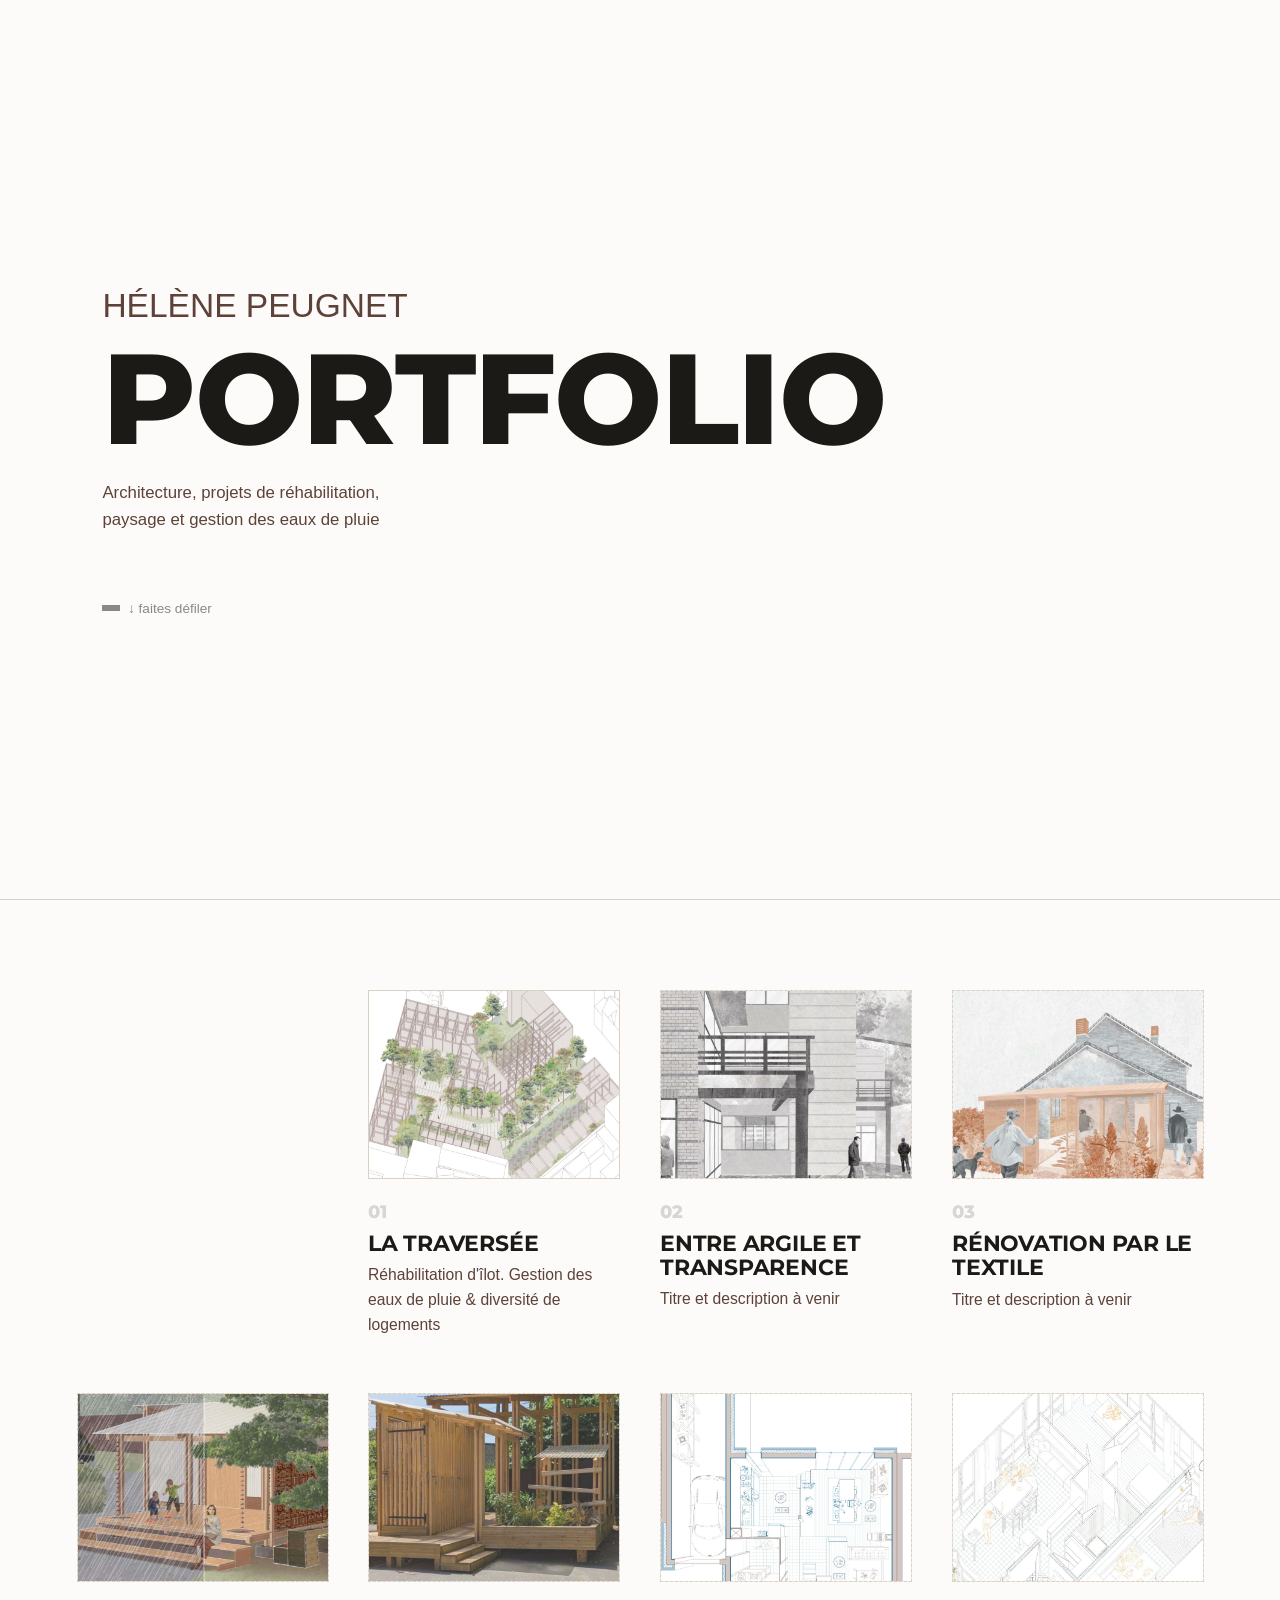
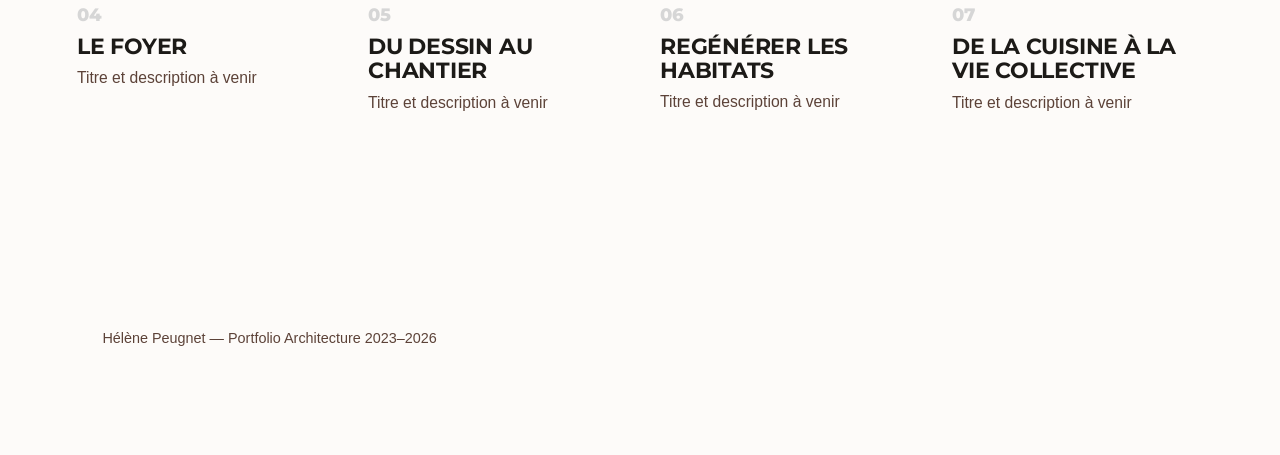
<file: docs/index.html>
<!DOCTYPE html>
<html lang="fr">
<head>
<meta charset="UTF-8">
<meta name="viewport" content="width=device-width, initial-scale=1.0">
<title>Portfolio - Hélène Peugnet</title>
<link rel="stylesheet" href="style.css">
</head>
<body>

  <!-- En-tête d'accueil -->
  <header class="intro">
    <p class="intro__eyebrow">Hélène Peugnet</p>
    <h1 class="intro__title">Portfolio</h1>
    <p class="intro__meta">Architecture, projets de réhabilitation, paysage et gestion des eaux de pluie</p>
    <div class="intro__scroll"> ↓ faites défiler</div>
  </header>

  <main>
    <section class="projects" id="projects">

      <div class="card-spacer" aria-hidden="true"></div>

      <a class="card reveal reveal--left" href="projet-01.html">
        <figure class="card__media">
          <img src="assets/p01-axo.avif" alt="Vue axonométrique du projet La Traversée">
        </figure>
        <div class="card__body">
          <span class="card__number">01</span>
          <h2 class="card__title">La Traversée</h2>
          <p class="card__desc">Réhabilitation d'îlot. Gestion des eaux de pluie &amp; diversité de logements</p>
        </div>
      </a>

      <a class="card reveal reveal--right" href="projet-02.html">
        <figure class="card__media card__media--placeholder">
          <img src="assets/p02-axo.avif" alt="Entre argile et transparence">
        </figure>
        <div class="card__body">
          <span class="card__number">02</span>
          <h2 class="card__title">Entre argile et transparence</h2>
          <p class="card__desc">Titre et description à venir</p>
        </div>
      </a>

      <a class="card reveal reveal--left" href="projet-03.html">
        <figure class="card__media card__media--placeholder">
          <img src="assets/p03-axo.avif" alt="Rénovation par le textile">
        </figure>
        <div class="card__body">
          <span class="card__number">03</span>
          <h2 class="card__title">Rénovation par le textile</h2>
          <p class="card__desc">Titre et description à venir</p>
        </div>
      </a>

      <a class="card reveal reveal--right" href="projet-04.html">
        <figure class="card__media card__media--placeholder">
          <img src="assets/p04-axo.avif" alt="Le foyer">
        </figure>
        <div class="card__body">
          <span class="card__number">04</span>
          <h2 class="card__title">Le foyer</h2>
          <p class="card__desc">Titre et description à venir</p>
        </div>
      </a>

      <a class="card reveal reveal--left" href="projet-05.html">
        <figure class="card__media card__media--placeholder">
          <img src="assets/p05-axo.avif" alt="Du dessin au chantier">
        </figure>
        <div class="card__body">
          <span class="card__number">05</span>
          <h2 class="card__title">Du dessin au chantier</h2>
          <p class="card__desc">Titre et description à venir</p>
        </div>
      </a>

      <a class="card reveal reveal--right" href="projet-06.html">
        <figure class="card__media card__media--placeholder">
          <img src="assets/p06-axo.avif" alt="Regénérer les habitats">
        </figure>
        <div class="card__body">
          <span class="card__number">06</span>
          <h2 class="card__title">Regénérer les habitats</h2>
          <p class="card__desc">Titre et description à venir</p>
        </div>
      </a>

      <a class="card reveal reveal--left" href="projet-07.html">
        <figure class="card__media card__media--placeholder">
          <img src="assets/p07-axo.avif" alt="De la cuisine à la vie collective">
        </figure>
        <div class="card__body">
          <span class="card__number">07</span>
          <h2 class="card__title">De la cuisine à la vie collective</h2>
          <p class="card__desc">Titre et description à venir</p>
        </div>
      </a>

    </section>
  </main>

  <footer class="outro">
    <p>Hélène Peugnet — Portfolio Architecture 2023–2026</p>
  </footer>

  <script src="script.js"></script>
</body>
</html>
</file>
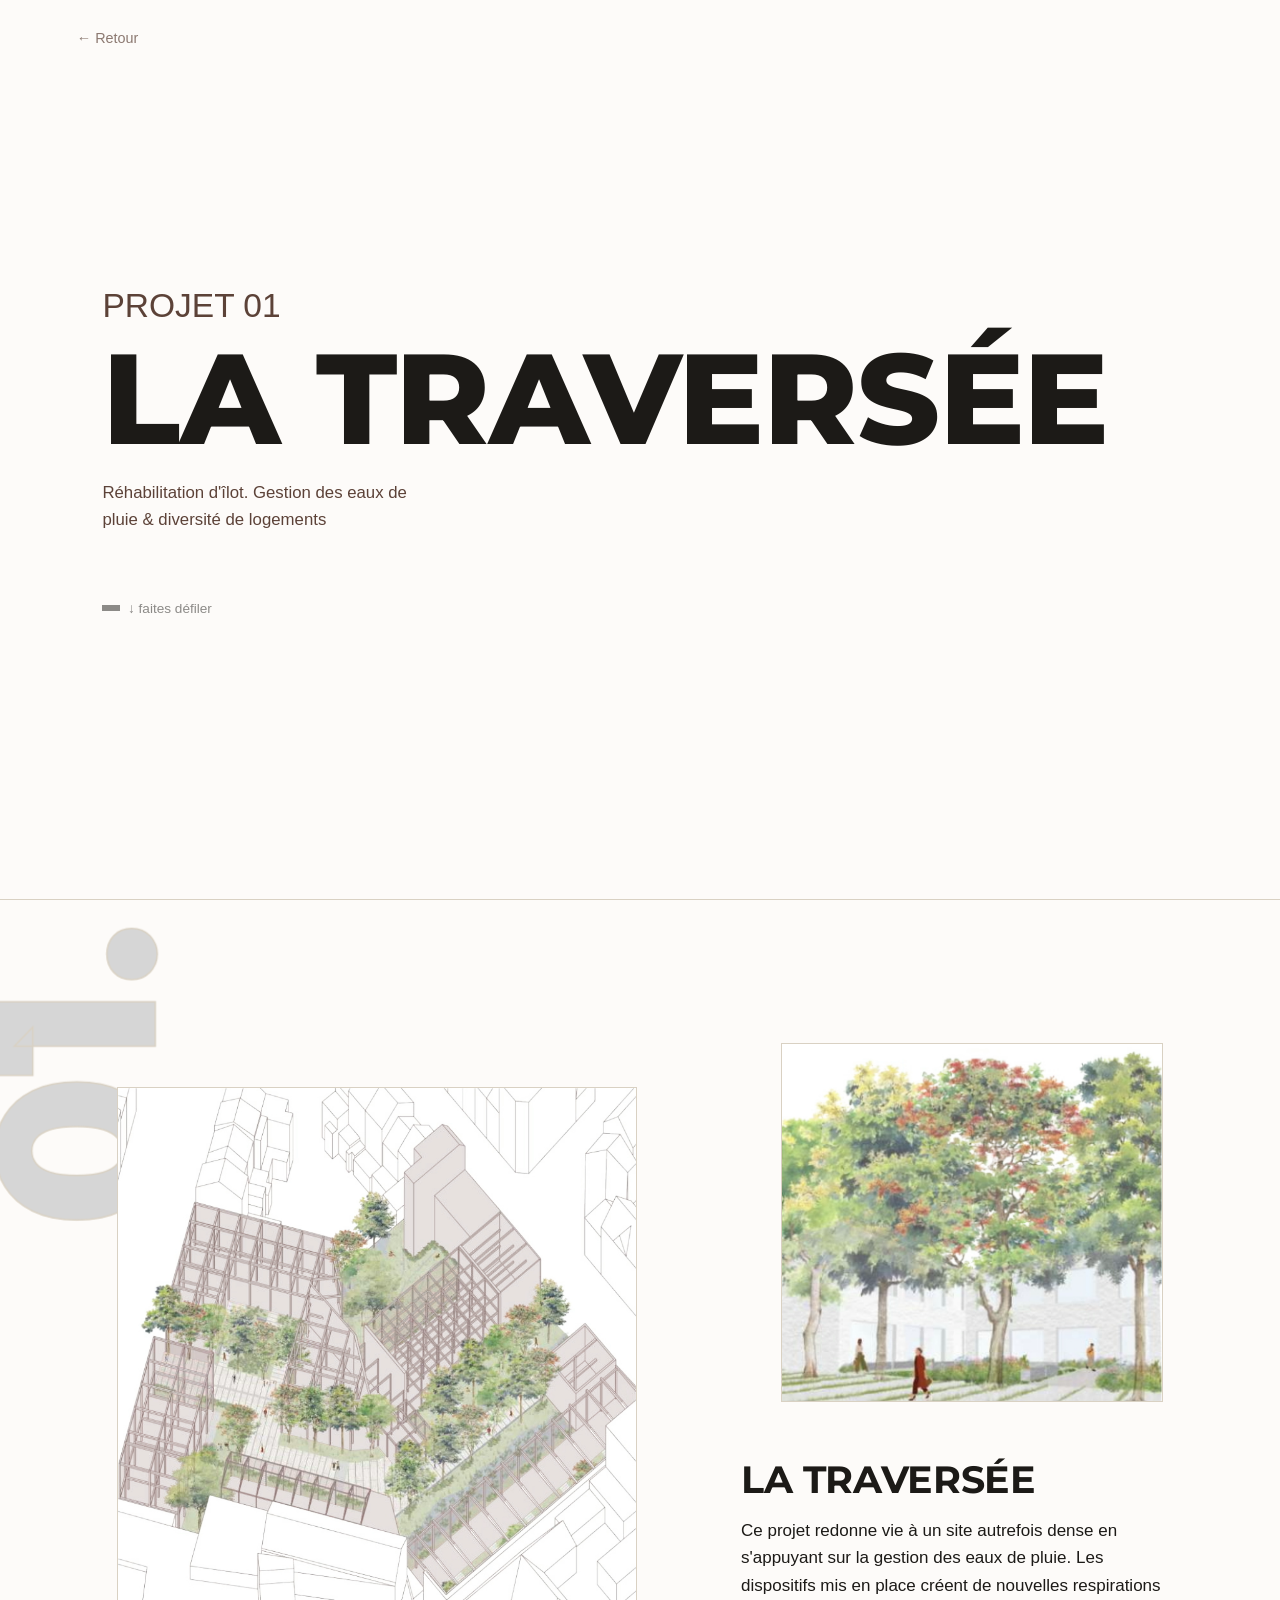
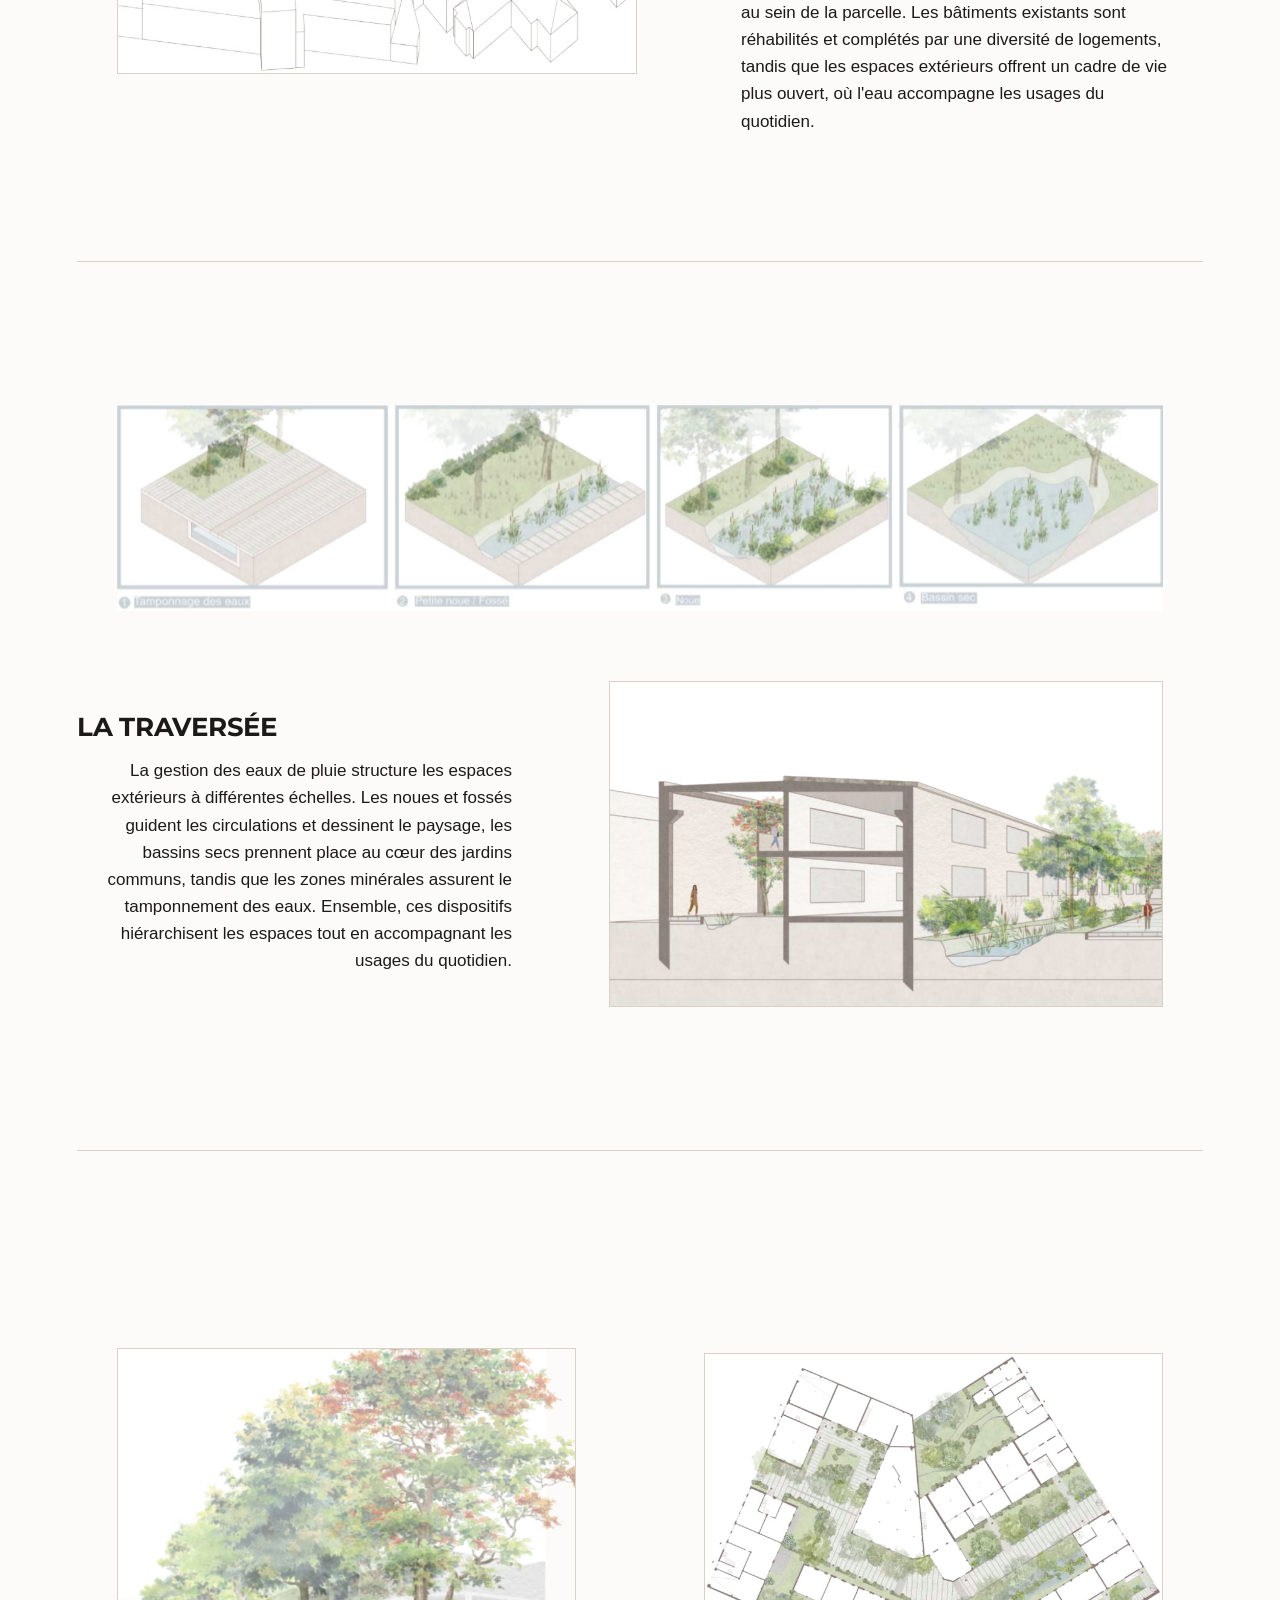
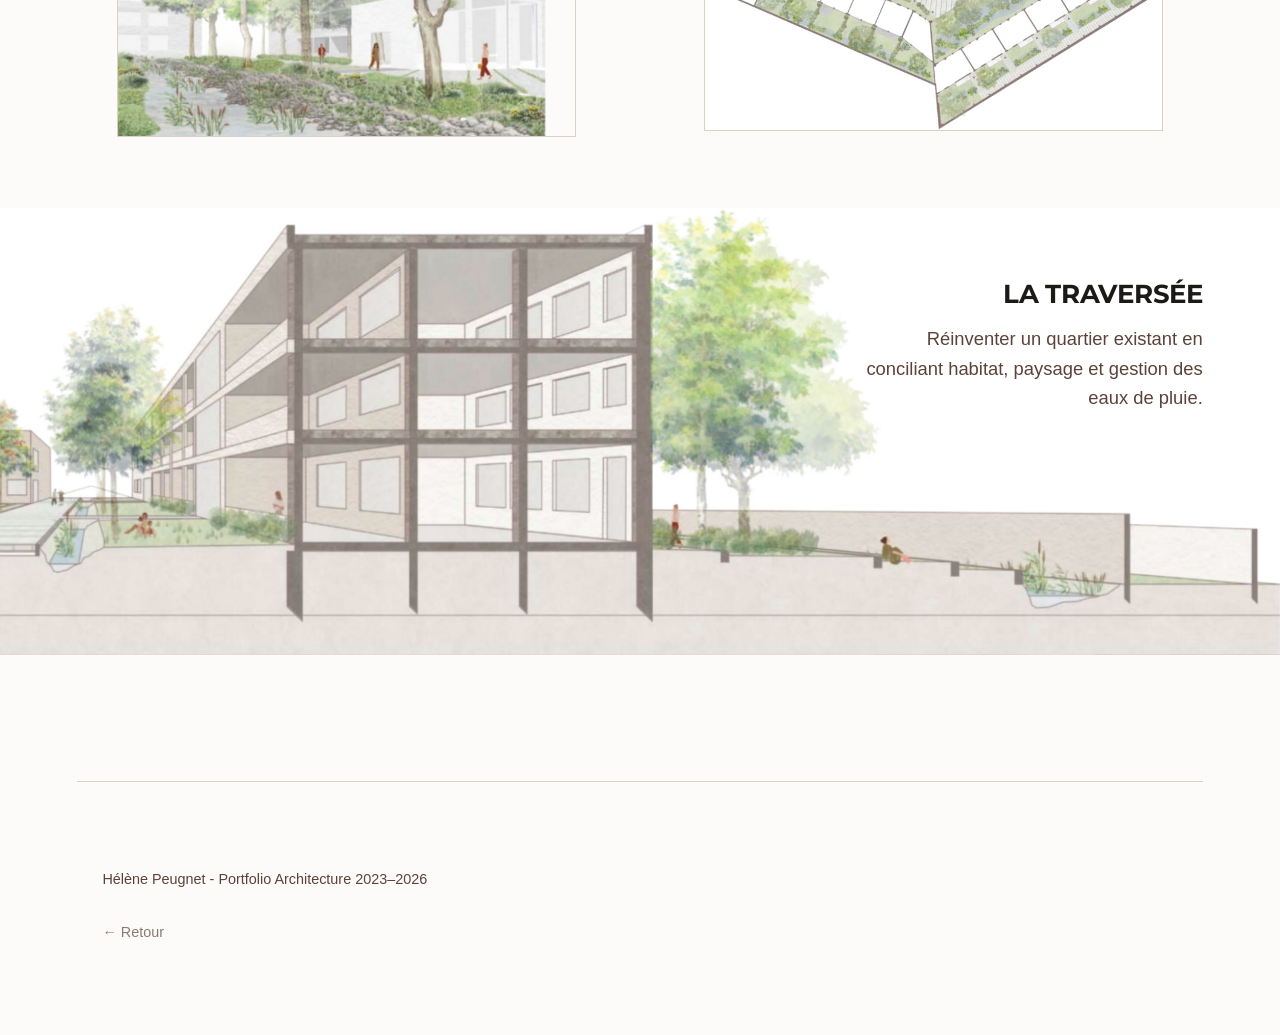
<file: docs/projet-01.html>
<!DOCTYPE html>
<html lang="fr">
<head>
<meta charset="UTF-8">
<meta name="viewport" content="width=device-width, initial-scale=1.0">
<title>La Traversée - Portfolio Hélène Peugnet</title>
<link rel="stylesheet" href="style.css">
</head>
<body>

  <a class="back-link" href="index.html">← Retour</a>

  <!-- En-tête de projet : point de départ de la séquence de scroll -->
  <header class="intro">
    <p class="intro__eyebrow">Projet 01</p>
    <h1 class="intro__title">La Traversée</h1>
    <p class="intro__meta">Réhabilitation d'îlot. Gestion des eaux de pluie &amp; diversité de logements</p>
    <div class="intro__scroll"> ↓ faites défiler</div>
  </header>

  <main>

    <!-- ============ BLOC 1 — d'après la page 5 ============ -->
    <section class="block" id="bloc-1">
      <span class="block__number--corner reveal" aria-hidden="true">01.</span>

      <figure class="block__image block__image--large reveal reveal--left">
        <img src="assets/p01-axo.avif" alt="Vue axonométrique du projet La Traversée, bâtiments réhabilités entourés d'arbres et de coursives en bois">
      </figure>

      <div class="block__side">
        <figure class="block__image block__image--small reveal reveal--right">
          <img src="assets/p01-photo.avif" alt="Perspective d'une allée plantée entre les logements">
        </figure>

        <div class="block__text reveal reveal--right">
          <h2>La Traversée</h2>
          <p>Ce projet redonne vie à un site autrefois dense en s'appuyant sur la gestion des eaux de pluie. Les dispositifs mis en place créent de nouvelles respirations au sein de la parcelle. Les bâtiments existants sont réhabilités et complétés par une diversité de logements, tandis que les espaces extérieurs offrent un cadre de vie plus ouvert, où l'eau accompagne les usages du quotidien.</p>
        </div>
      </div>
    </section>

    <!-- ============ BLOC 2 — d'après la page 6 ============ -->
    <section class="block block--stacked" id="bloc-2">
      <figure class="block__image block__image--strip reveal reveal--left">
        <img src="assets/p01-strip.avif" alt="Quatre dispositifs de gestion des eaux de pluie : tamponnage, petite noue, noue, bassin sec">
      </figure>

      <div class="block__row"  style="grid-template-columns: 0.7fr 1fr;">
        <div class="block__text reveal reveal--left">
          <h2 class="small">La Traversée</h2>
          <p class="align-right">La gestion des eaux de pluie structure les espaces extérieurs à différentes échelles. Les noues et fossés guident les circulations et dessinent le paysage, les bassins secs prennent place au cœur des jardins communs, tandis que les zones minérales assurent le tamponnement des eaux. Ensemble, ces dispositifs hiérarchisent les espaces tout en accompagnant les usages du quotidien.</p>
        </div>

        <figure class="block__image reveal reveal--right">
          <img src="assets/p01-elev.avif" alt="Coupe perspective d'un bâtiment réhabilité avec structure bois et jardin en contrebas">
        </figure>
      </div>
    </section>

    <!-- ============ BLOC 3 — d'après la page 7 ============ -->
    <section class="block block--stacked" id="bloc-3">
      <div class="block__row">
        <figure class="block__image reveal reveal--left">
          <img src="assets/p01-persp.avif" alt="Perspective d'une noue paysagère plantée en bordure du bâtiment">
        </figure>

        <figure class="block__image reveal reveal--right">
          <img src="assets/p01-plan.avif" alt="Plan masse de l'îlot réhabilité montrant la répartition des logements et jardins">
        </figure>
      </div>

      <div class="block__row block__row--end block__row--feature">
        <div class="block__feature-wrap">
          <div class="block__feature-bg reveal reveal--up" role="img" aria-label="Coupe du bâtiment montrant les étages en surplomb de la noue plantée qui borde la rue"></div>
        </div>

        <div class="block__text block__text--tight reveal reveal--right align-right">
          <h2 class="small">La Traversée</h2>
          <p>Réinventer un quartier existant en conciliant habitat, paysage et gestion des eaux de pluie.</p>
        </div>
      </div>
    </section>

  </main>

  <footer class="outro">
    <p>Hélène Peugnet - Portfolio Architecture 2023–2026</p>
    <a class="back-link" href="index.html#projects">← Retour</a>
  </footer>

  <script src="script.js"></script>
</body>
</html>
</file>
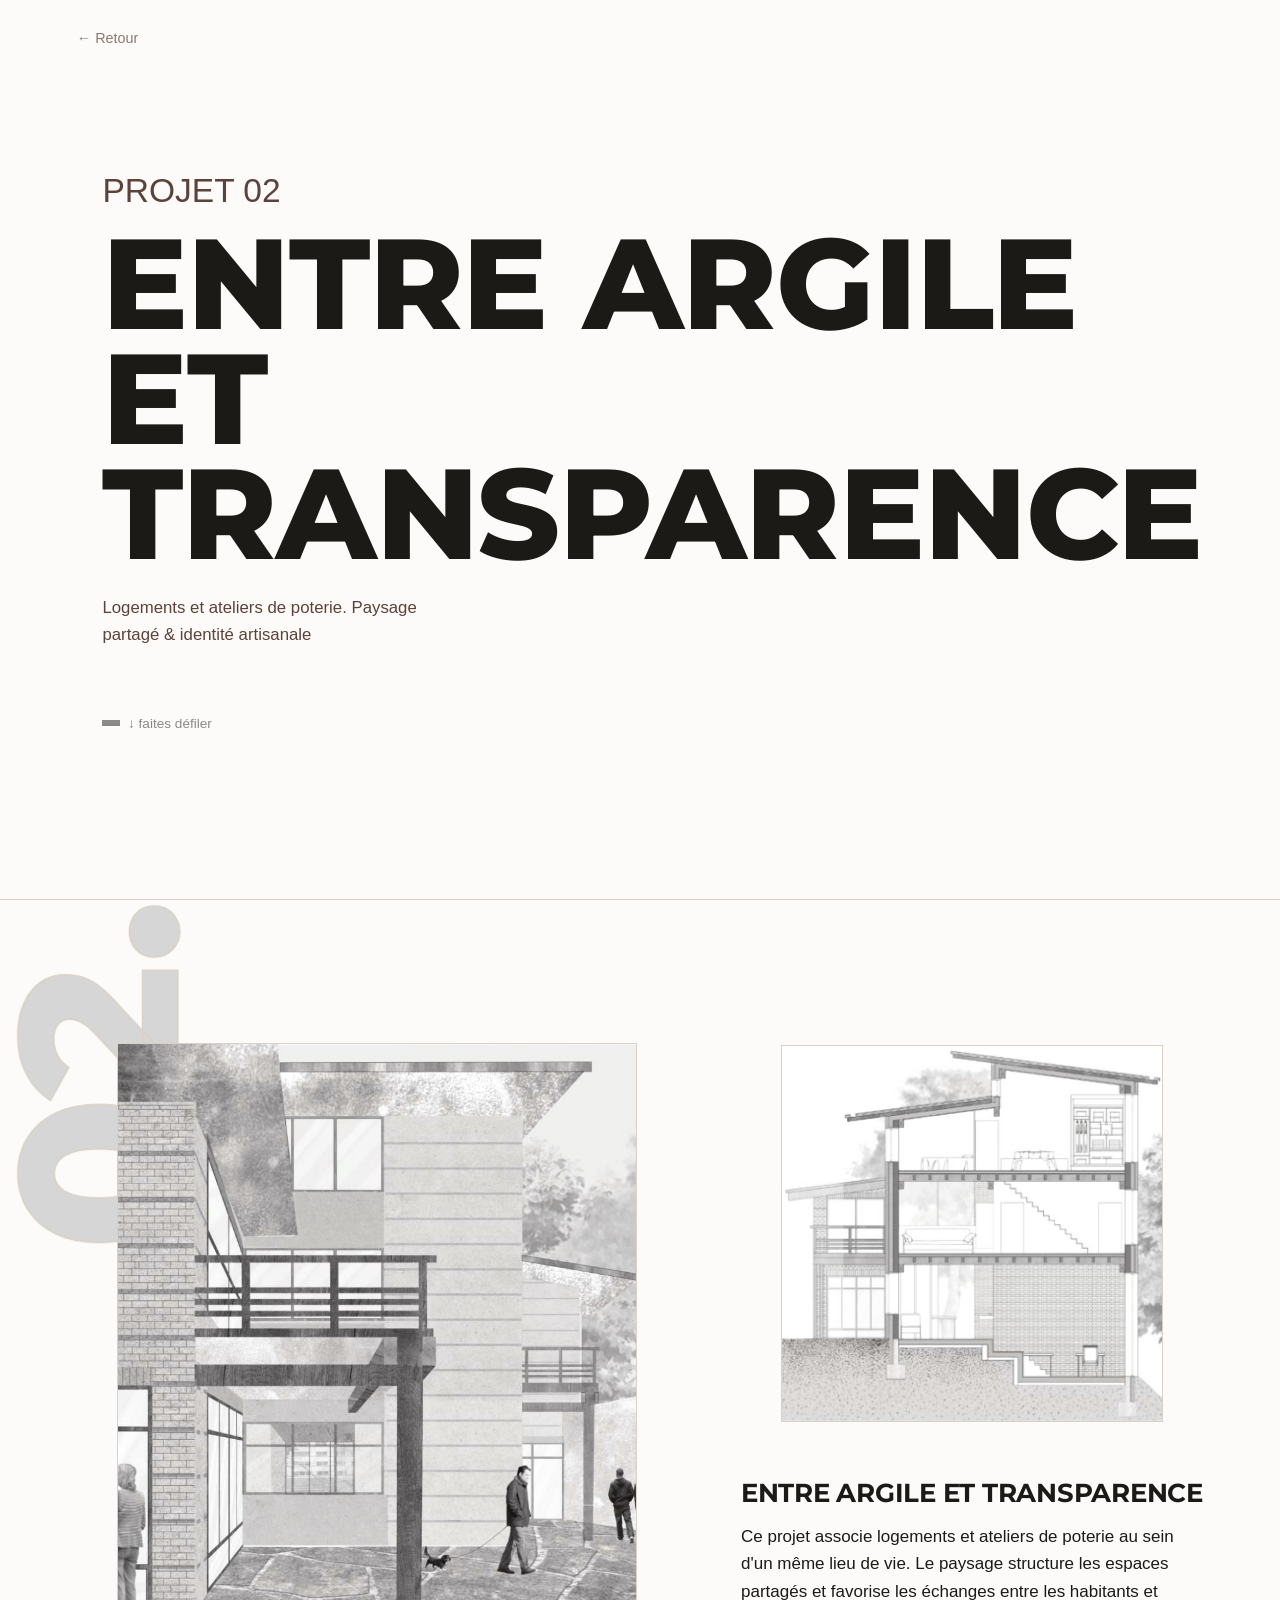
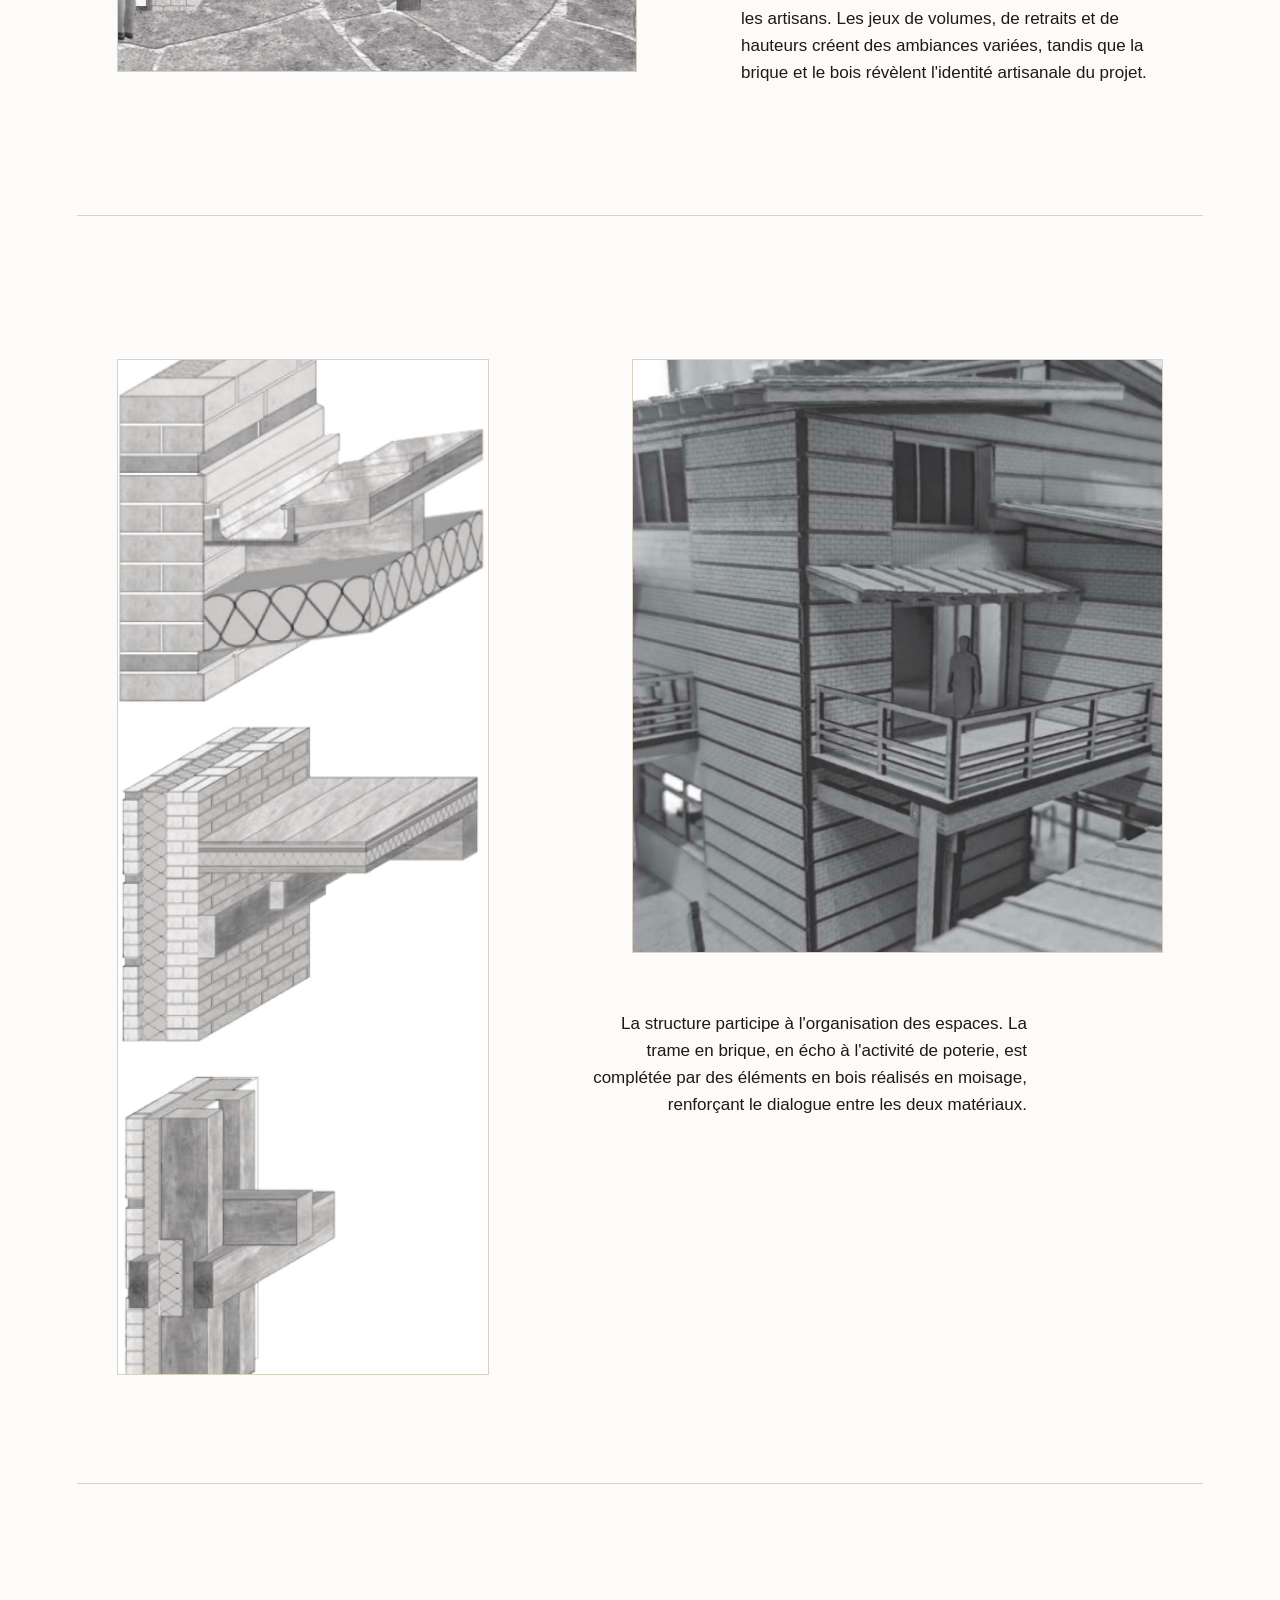
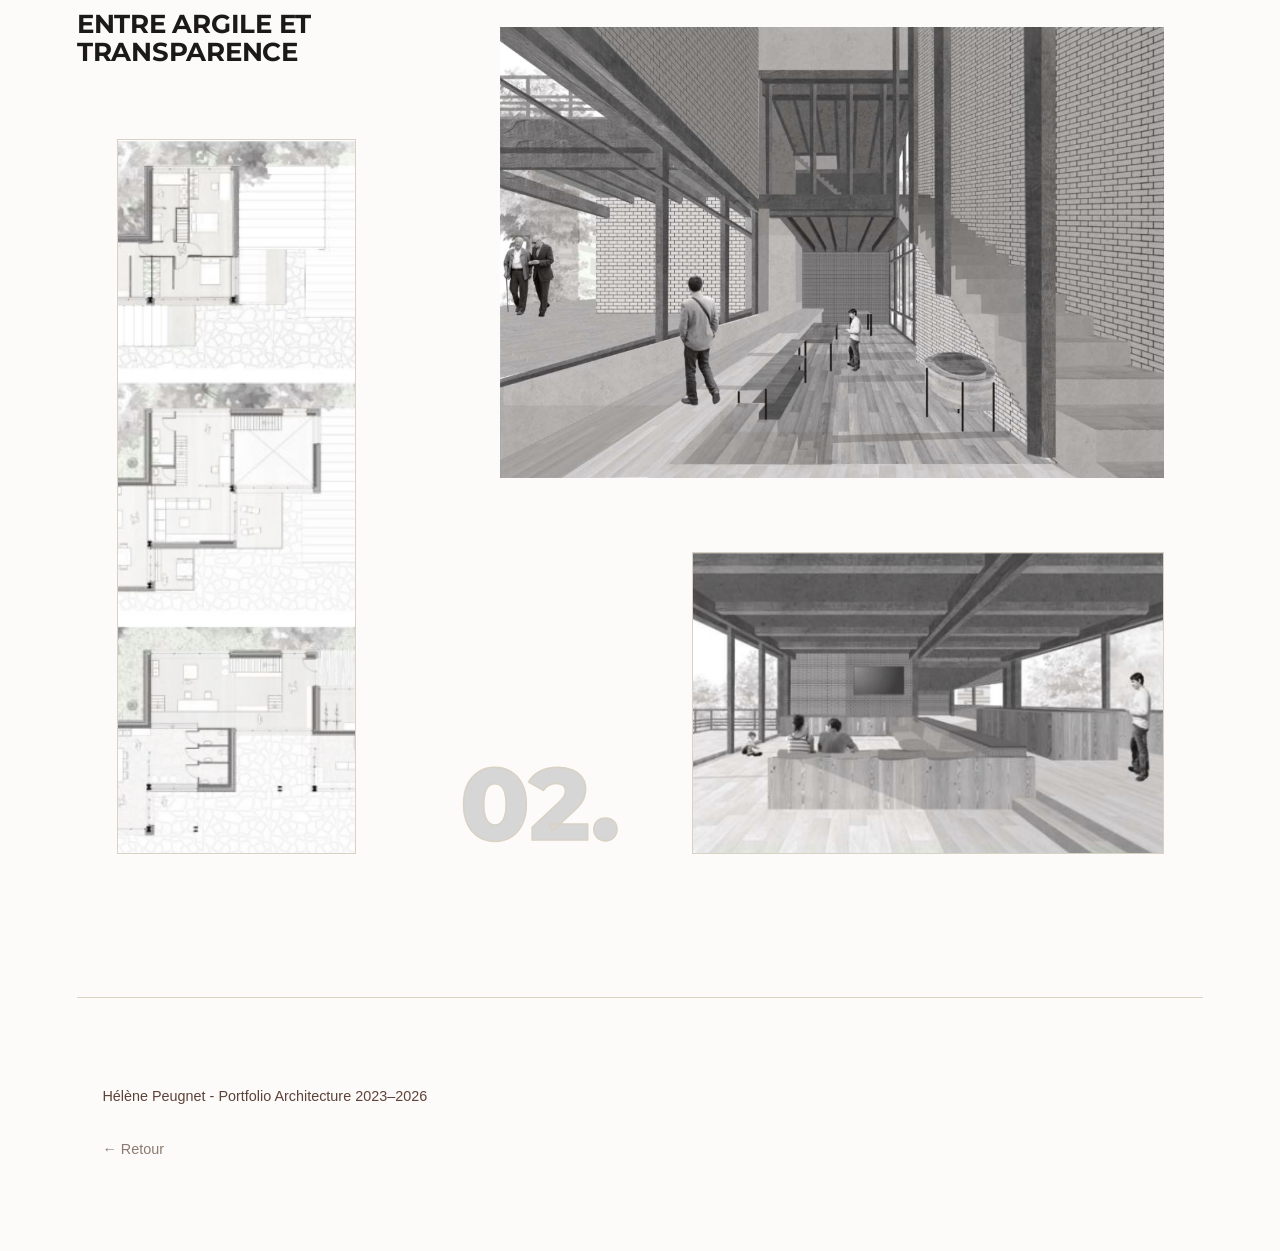
<file: docs/projet-02.html>
<!DOCTYPE html>
<html lang="fr">
<head>
<meta charset="UTF-8">
<meta name="viewport" content="width=device-width, initial-scale=1.0">
<title>Projet 02 - Portfolio Hélène Peugnet</title>
<link rel="stylesheet" href="style.css">
</head>
<body>

  <a class="back-link" href="index.html">← Retour</a>

  <header class="intro">
    <p class="intro__eyebrow">Projet 02</p>
    <h1 class="intro__title">Entre argile et transparence</h1>
    <p class="intro__meta">Logements et ateliers de poterie. Paysage partagé &amp; identité artisanale</p>
    <div class="intro__scroll"> ↓ faites défiler</div>
  </header>

  <main>

    <!-- ============ BLOC 1 — d'après la page 9 ============ -->
    <section class="block" id="bloc-1">
      <span class="block__number--corner reveal" aria-hidden="true">02.</span>

      <figure class="block__image block__image--large  reveal reveal--left">
        <img src="assets/p02-axo.avif">
      </figure>

      <div class="block__side">
        <figure class="block__image block__image--small reveal reveal--right">
          <img src="assets/p02-coupe.avif">
        </figure>

        <div class="block__text reveal reveal--right">
          <h2 class="small">Entre argile et transparence</h2>
          <p>Ce projet associe logements et ateliers de poterie au sein d'un même lieu de vie. Le paysage structure les espaces partagés et favorise les échanges entre les habitants et les artisans. Les jeux de volumes, de retraits et de hauteurs créent des ambiances variées, tandis que la brique et le bois révèlent l'identité artisanale du projet.</p>
        </div>
      </div>
    </section>

    <!-- ============ BLOC 2 — d'après la page 10 ============ -->
    <section class="block block--dual" id="bloc-2">
      <figure class="block__image block__image--tall  reveal reveal--left">
        <img src="assets/p02-details.avif">
      </figure>

      <div class="block__col reveal reveal--right">
        <figure class="block__image ">
          <img src="assets/p02-photo.avif">
        </figure>

        <div class="block__text align-right">
          <p>La structure participe à l'organisation des espaces. La trame en brique, en écho à l'activité de poterie, est complétée par des éléments en bois réalisés en moisage, renforçant le dialogue entre les deux matériaux.</p>
        </div>
      </div>
    </section>

    
    <!-- ============ BLOC 3  ============ -->
    <section class="block block--trio" id="bloc-3">
      <div class="block__col reveal reveal--left">
        <div class="block__text">
          <h2 class="small">Entre argile et transparence</h2>
        </div>

        <figure class="block__image block__image--tall ">
          <img src="assets/p02-plans.avif">
      </div>

      <div class="block__col reveal reveal--right">
        <figure class="block__image block__image--wide">
          <img src="assets/p02-collage.avif">
        </figure>

        <div class="block__row--numeral">
          <span class="block__number" aria-hidden="true">02.</span>

          <figure class="block__image ">
            <img src="assets/p02-colla2.avif">
          </figure>
        </div>
      </div>
    </section>

  </main>

  <footer class="outro">
    <p>Hélène Peugnet - Portfolio Architecture 2023–2026</p>
    <a class="back-link" href="index.html#projects">← Retour</a>
  </footer>

  <script src="script.js"></script>
</body>
</html>
</file>
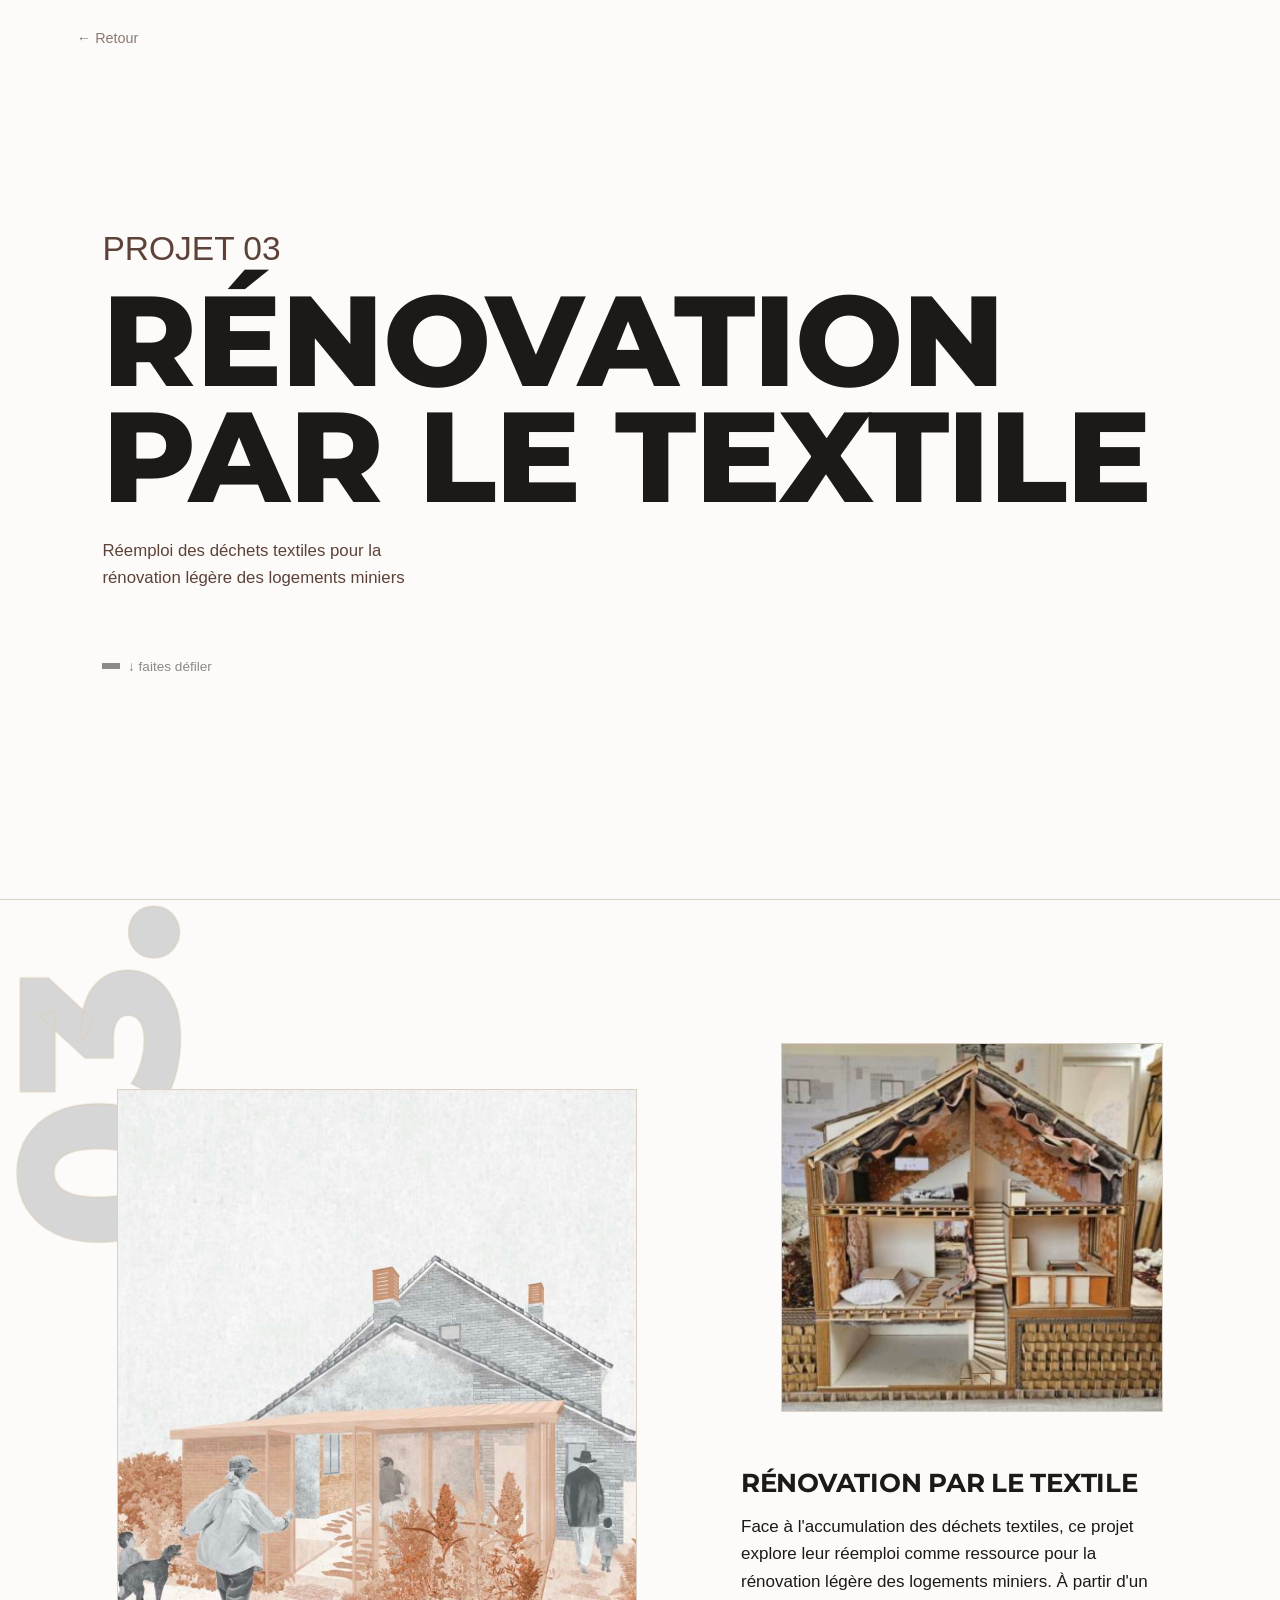
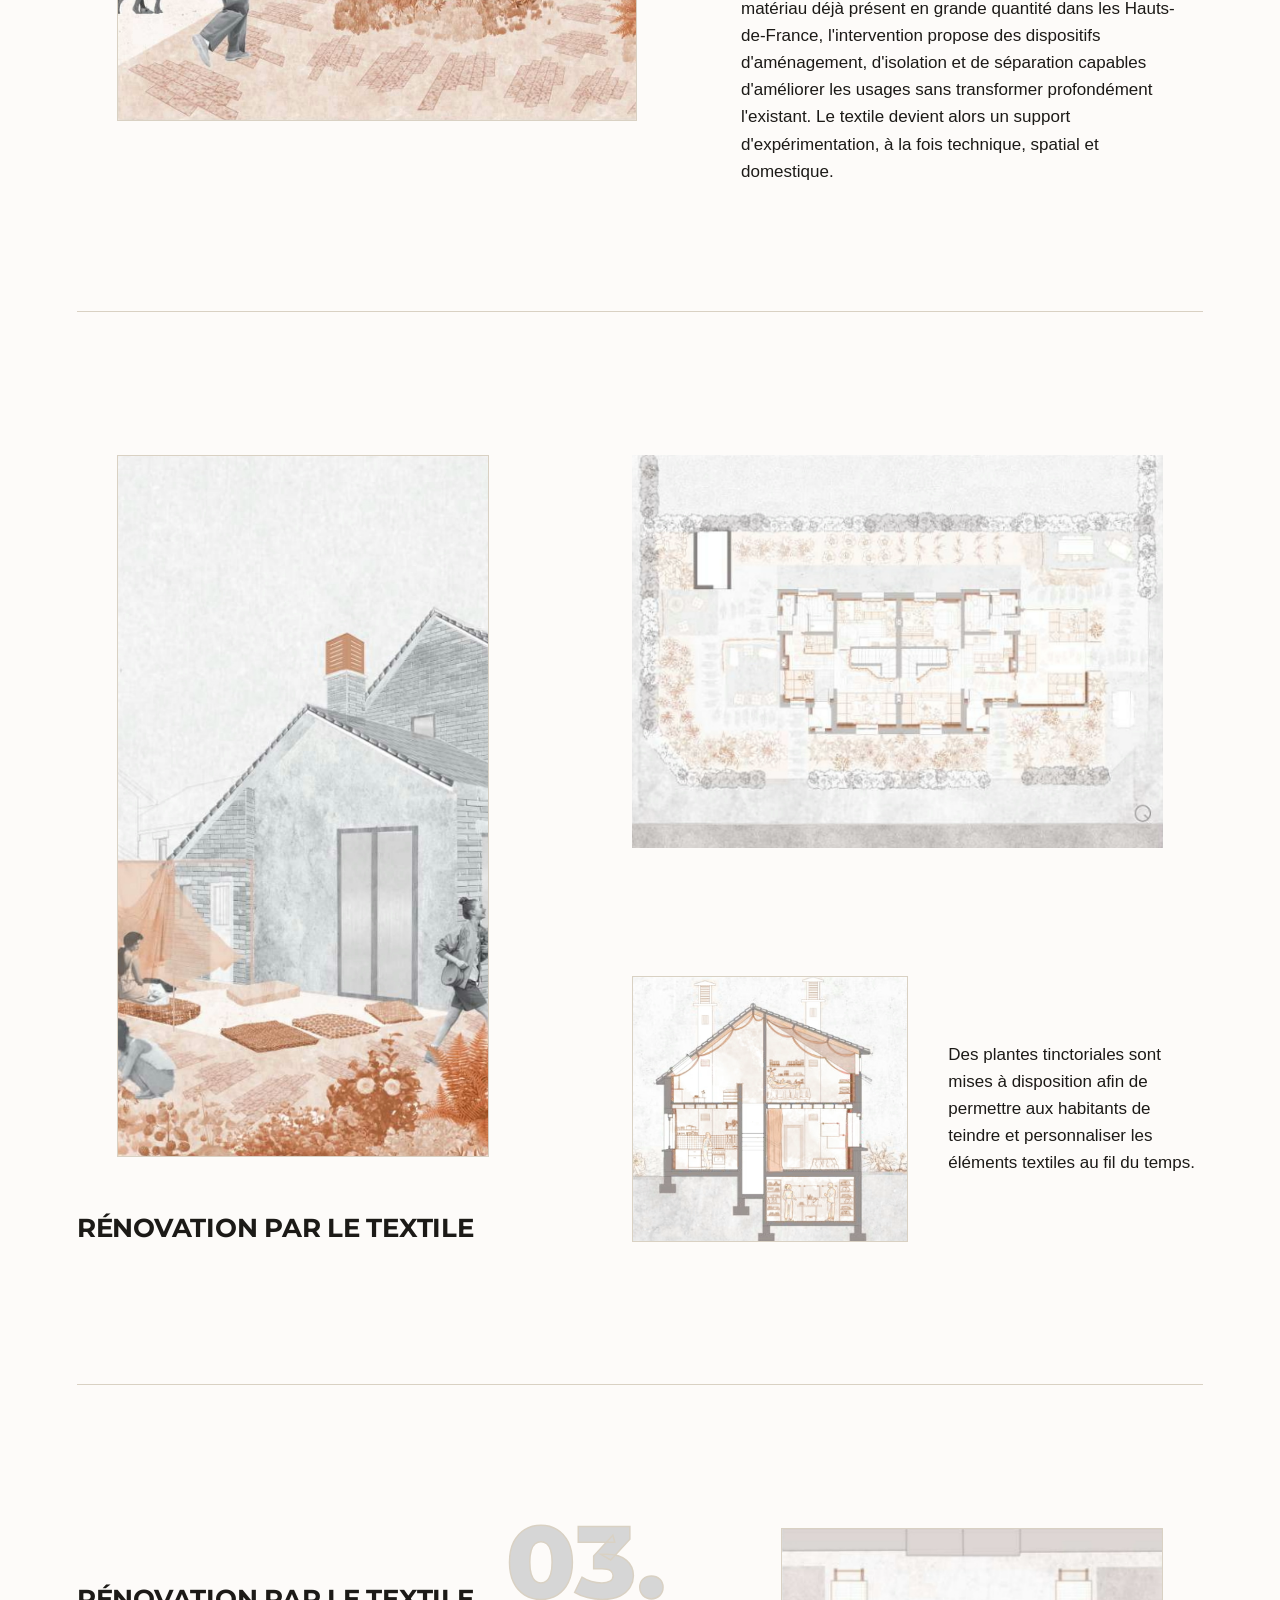
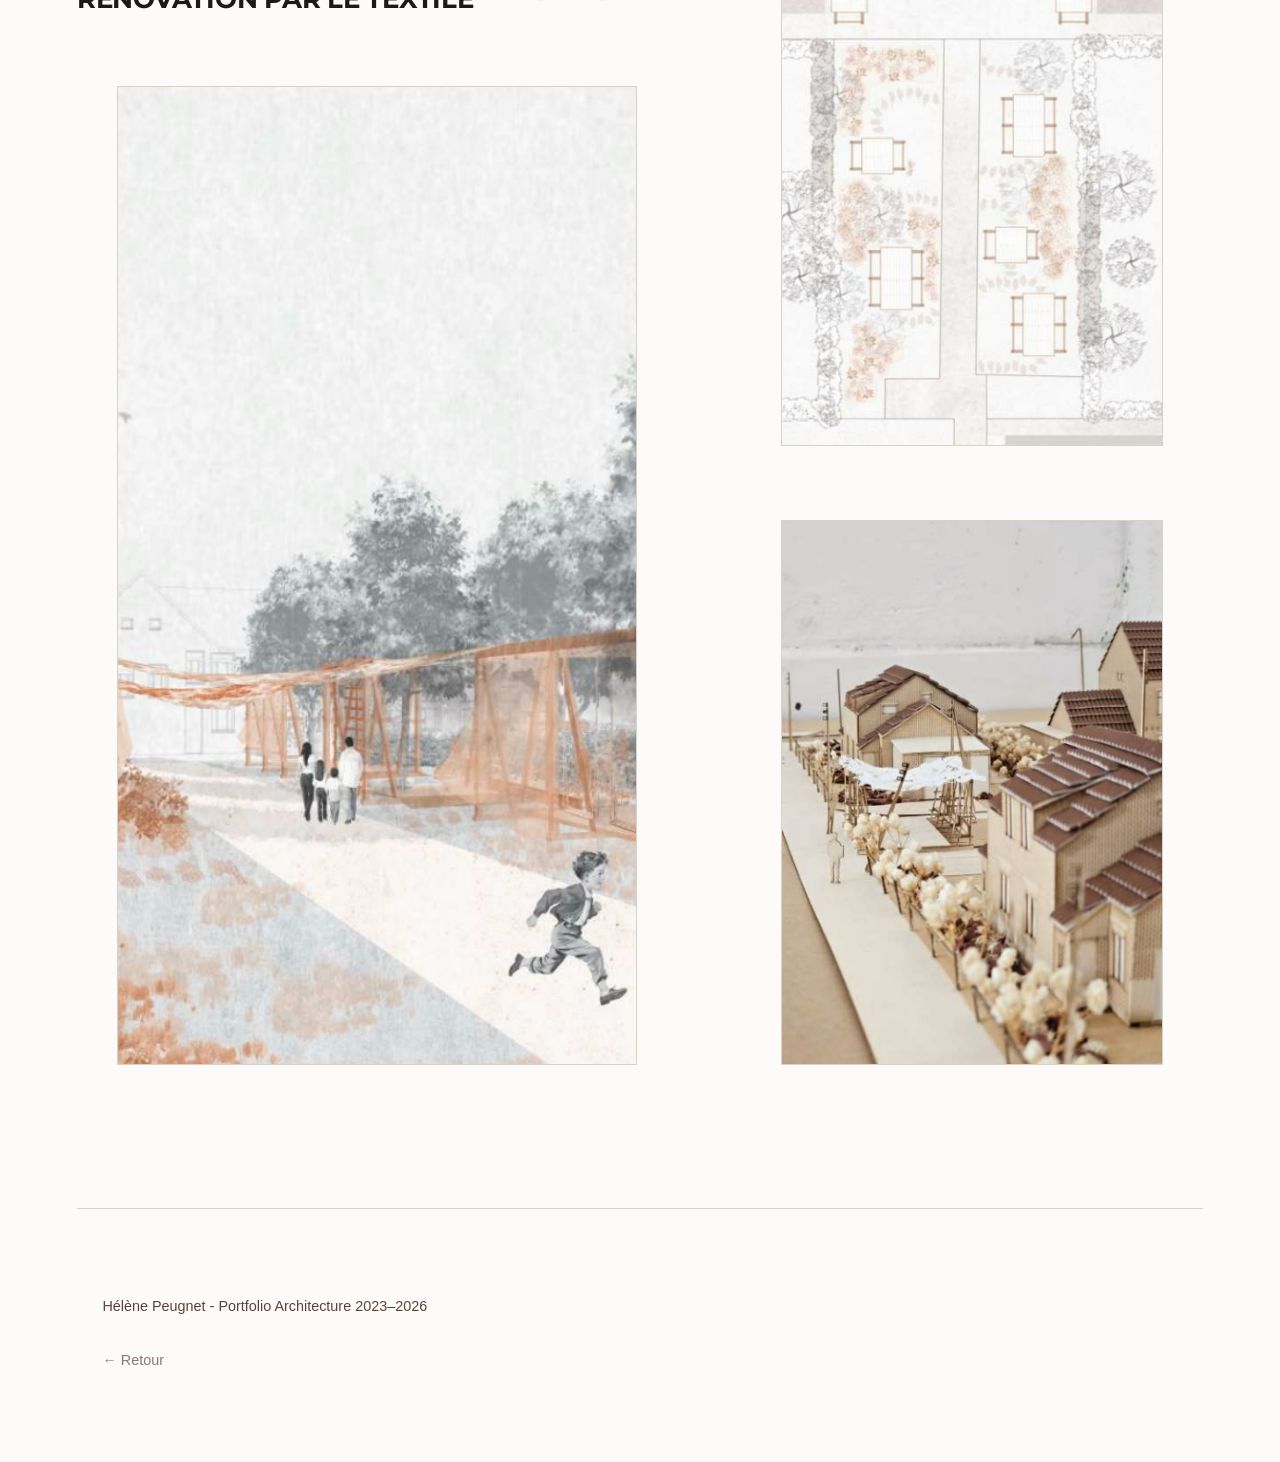
<file: docs/projet-03.html>
<!DOCTYPE html>
<html lang="fr">
<head>
<meta charset="UTF-8">
<meta name="viewport" content="width=device-width, initial-scale=1.0">
<title>Projet 03 - Portfolio Hélène Peugnet</title>
<link rel="stylesheet" href="style.css">
</head>
<body>

  <a class="back-link" href="index.html">← Retour</a>

  <header class="intro">
    <p class="intro__eyebrow">Projet 03</p>
    <h1 class="intro__title">Rénovation par le textile</h1>
    <p class="intro__meta">Réemploi des déchets textiles pour la rénovation légère des logements miniers</p>
    <div class="intro__scroll"> ↓ faites défiler</div>
  </header>

  <main>

    <!-- ============ BLOC 1 — d'après la page 13 ============ -->
    <section class="block" id="bloc-1">
      <span class="block__number--corner reveal" aria-hidden="true">03.</span>

      <figure class="block__image block__image--large reveal reveal--left">
        <img src="assets/p03-axo.avif">
      </figure>

      <div class="block__side">
        <figure class="block__image block__image--small  reveal reveal--right">
          <img src="assets/p03-photo.avif">
        </figure>

        <div class="block__text reveal reveal--right">
          <h2 class="small">Rénovation par le textile</h2>
          <p>Face à l'accumulation des déchets textiles, ce projet explore leur réemploi comme ressource pour la rénovation légère des logements miniers. À partir d'un matériau déjà présent en grande quantité dans les Hauts-de-France, l'intervention propose des dispositifs d'aménagement, d'isolation et de séparation capables d'améliorer les usages sans transformer profondément l'existant. Le textile devient alors un support d'expérimentation, à la fois technique, spatial et domestique.</p>
        </div>
      </div>
    </section>

    <!-- ============ BLOC 2 — d'après la page 14 ============ -->
    <section class="block block--dual" id="bloc-2">
      <div class="block__col reveal reveal--left">
        <figure class="block__image block__image--tall">
          <img src="assets/p03-collage.avif">
        </figure>

        <div class="block__text">
          <h2 class="small">Rénovation par le textile</h2>
        </div>
      </div>

      <div class="block__col reveal reveal--right">
        <figure class="block__image block__image--wide ">
          <img src="assets/p03-plan.avif">
        </figure>

        <div class="block__row" style="gap:unset; grid-template-columns: 1.4fr 1fr;">
          <figure class="block__image ">
            <img src="assets/p03-coupe.avif">
          </figure>

          <div class="block__text">
            <p>Des plantes tinctoriales sont mises à disposition afin de permettre aux habitants de teindre et personnaliser les éléments textiles au fil du temps.</p>
          </div>
        </div>
      </div>
    </section>

    <!-- ============ BLOC 3 ============ -->
    <section class="block block--trio-rev" id="bloc-3">
      <div class="block__col reveal reveal--left">
        <div class="block__row--numeral">
          <div class="block__text">
            <h2 class="small">Rénovation par le textile</h2>
          </div>

          <span class="block__number" aria-hidden="true">03.</span>
        </div>

        <figure class="block__image block__image--tall">
          <img src="assets/p03-colla2.avif">
        </figure>
      </div>

      <div class="block__col reveal reveal--right">
        <figure class="block__image">
          <img src="assets/p03-plan2.avif">
        </figure>

        <figure class="block__image">
        <img src="assets/p03-photo2.avif">
        </figure>
      </div>
    </section>

  </main>

  <footer class="outro">
    <p>Hélène Peugnet - Portfolio Architecture 2023–2026</p>
    <a class="back-link" href="index.html#projects">← Retour</a>
  </footer>

  <script src="script.js"></script>
</body>
</html>
</file>
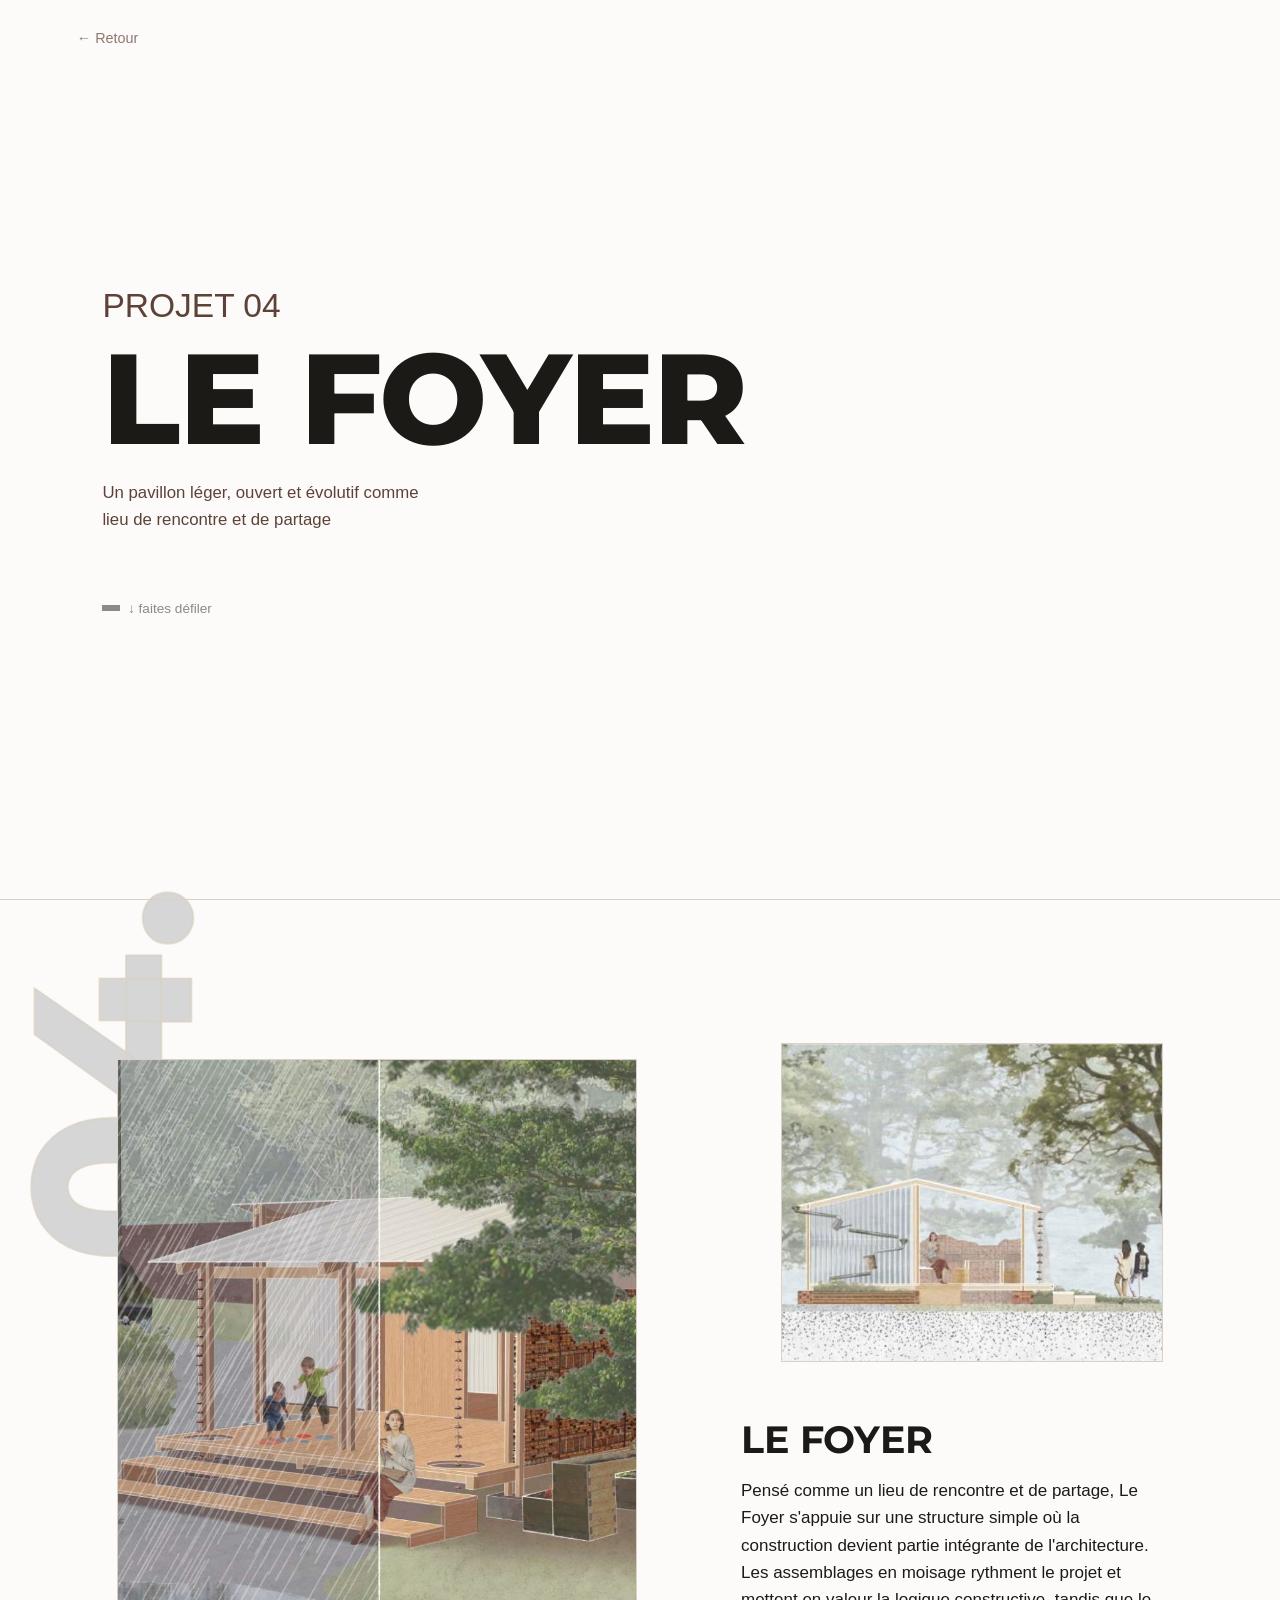
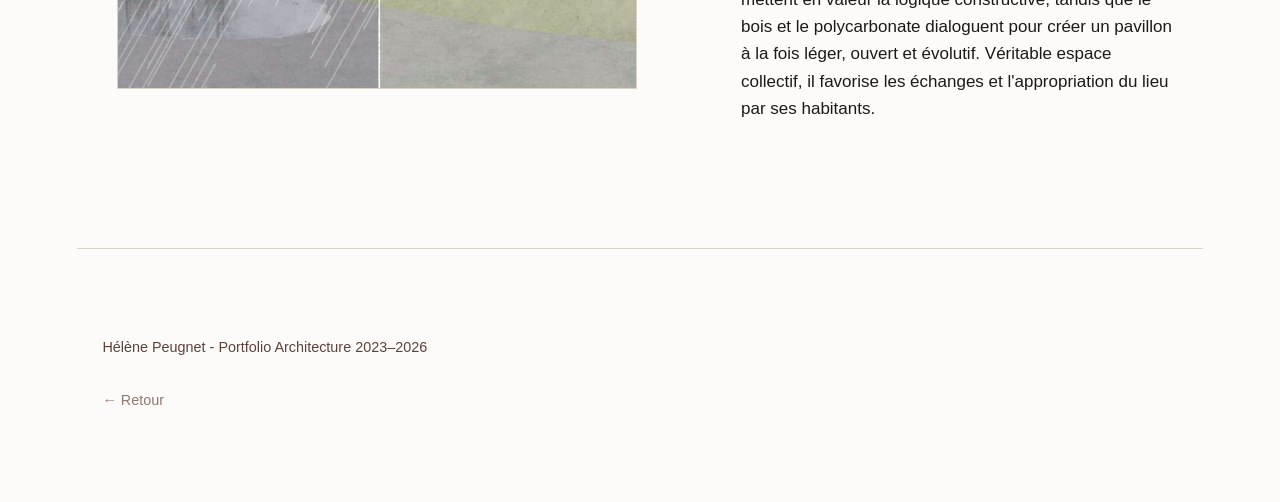
<file: docs/projet-04.html>
<!DOCTYPE html>
<html lang="fr">
<head>
<meta charset="UTF-8">
<meta name="viewport" content="width=device-width, initial-scale=1.0">
<title>Projet 04 - Portfolio Hélène Peugnet</title>
<link rel="stylesheet" href="style.css">
</head>
<body>

  <a class="back-link" href="index.html">← Retour</a>

  <header class="intro">
    <p class="intro__eyebrow">Projet 04</p>
    <h1 class="intro__title">Le foyer</h1>
    <p class="intro__meta">Un pavillon léger, ouvert et évolutif comme lieu de rencontre et de partage</p>
    <div class="intro__scroll"> ↓ faites défiler</div>
  </header>

  <main>

    <section class="block" id="bloc-1">
      <span class="block__number--corner reveal" aria-hidden="true">04.</span>

      <figure class="block__image block__image--large reveal reveal--left">
        <img src="assets/p04-axo.avif">
      </figure>

      <div class="block__side">
        <figure class="block__image block__image--small  reveal reveal--right">
          <img src="assets/p04-collage.avif">
        </figure>

        <div class="block__text reveal reveal--right">
          <h2>Le foyer</h2>
          <p>Pensé comme un lieu de rencontre et de partage, Le Foyer s'appuie sur une structure simple où la construction devient partie intégrante de l'architecture. Les assemblages en moisage rythment le projet et mettent en valeur la logique constructive, tandis que le bois et le polycarbonate dialoguent pour créer un pavillon à la fois léger, ouvert et évolutif. Véritable espace collectif, il favorise les échanges et l'appropriation du lieu par ses habitants.</p>
        </div>
      </div>
    </section>

  </main>

  <footer class="outro">
    <p>Hélène Peugnet - Portfolio Architecture 2023–2026</p>
    <a class="back-link" href="index.html#projects">← Retour</a>
  </footer>

  <script src="script.js"></script>
</body>
</html>
</file>
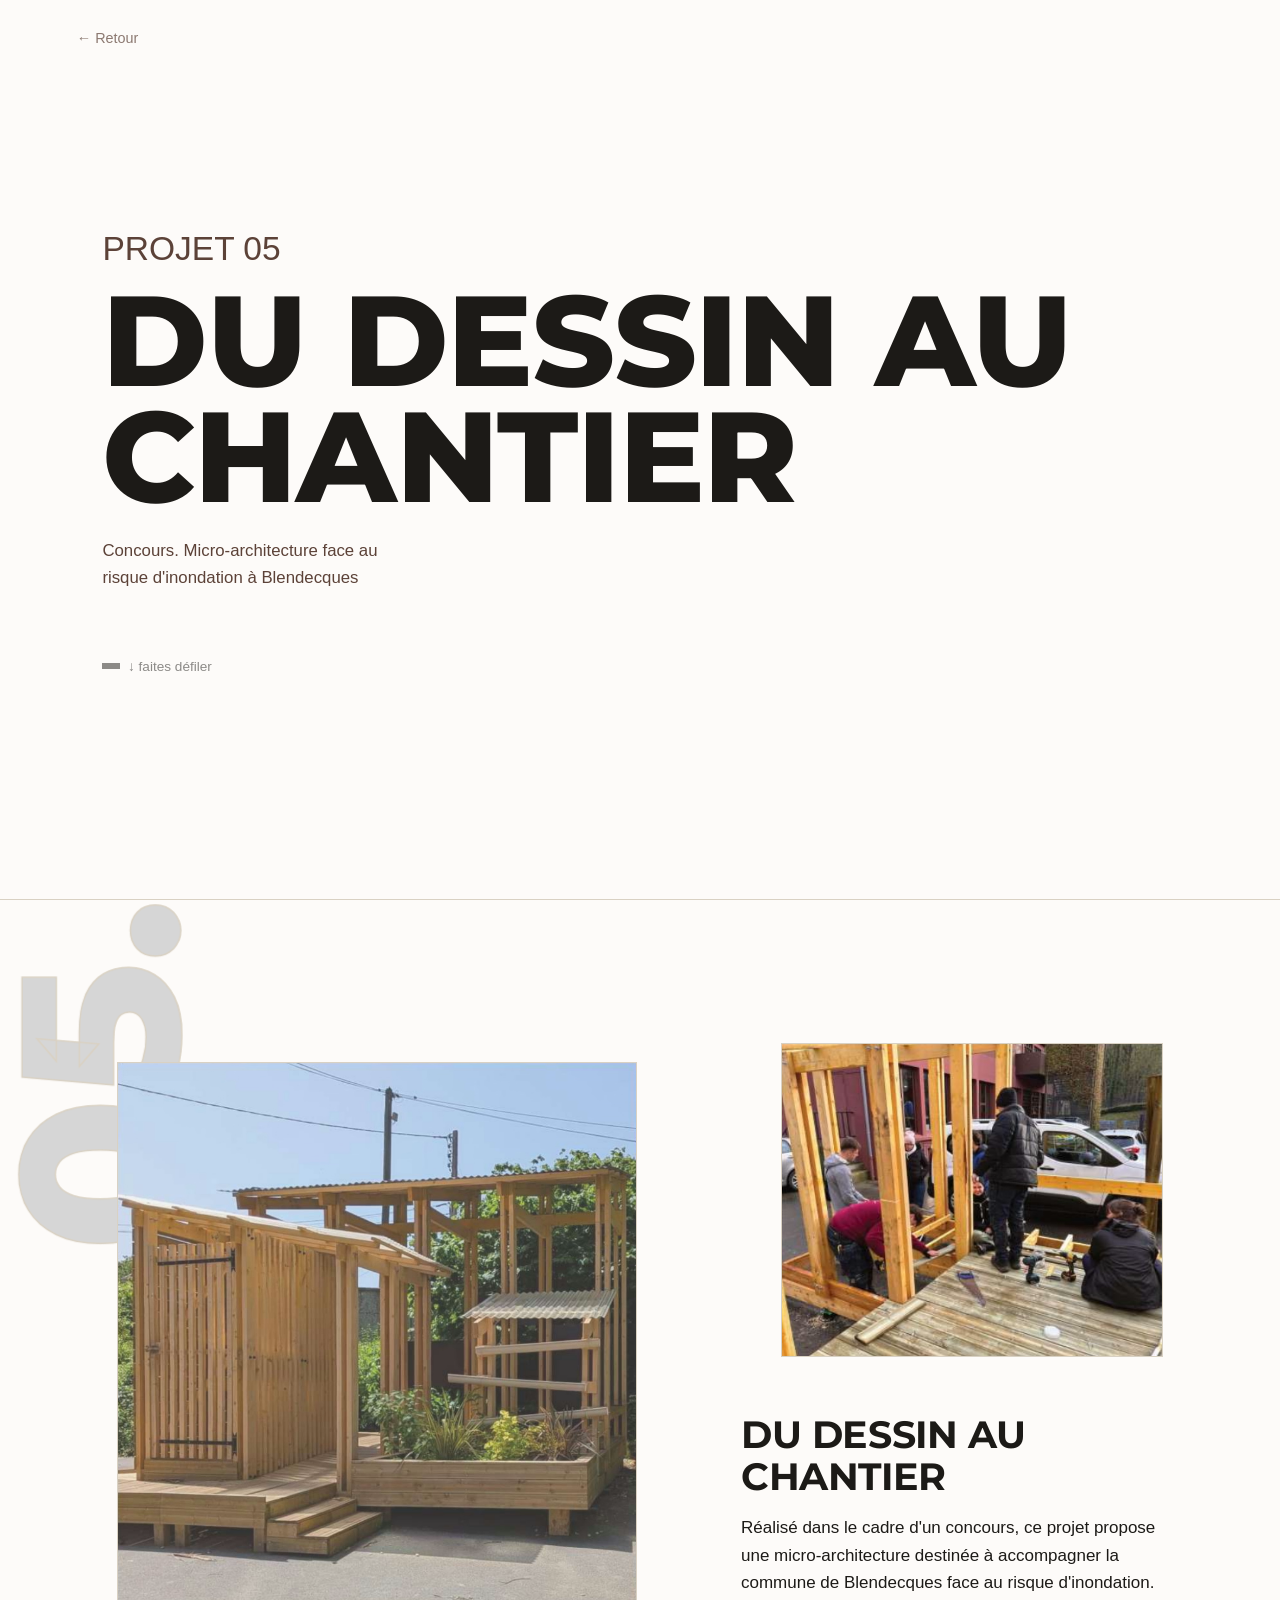
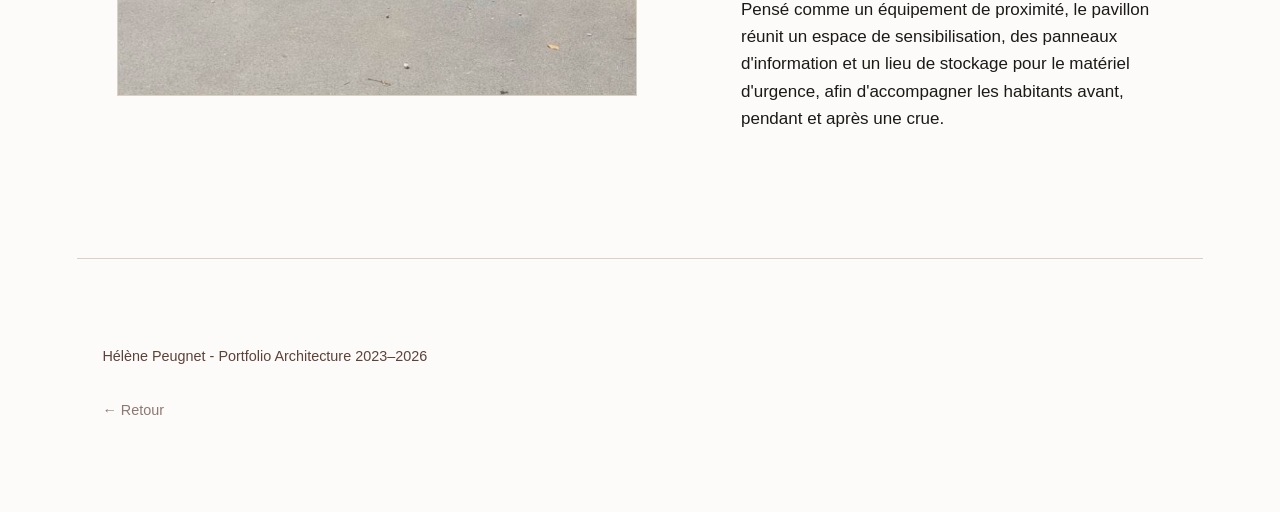
<file: docs/projet-05.html>
<!DOCTYPE html>
<html lang="fr">
<head>
<meta charset="UTF-8">
<meta name="viewport" content="width=device-width, initial-scale=1.0">
<title>Projet 05 - Portfolio Hélène Peugnet</title>
<link rel="stylesheet" href="style.css">
</head>
<body>

  <a class="back-link" href="index.html">← Retour</a>

  <header class="intro">
    <p class="intro__eyebrow">Projet 05</p>
    <h1 class="intro__title">Du dessin au chantier</h1>
    <p class="intro__meta">Concours. Micro-architecture face au risque d'inondation à Blendecques</p>
    <div class="intro__scroll"> ↓ faites défiler</div>
  </header>

  <main>

    <section class="block" id="bloc-1">
      <span class="block__number--corner reveal" aria-hidden="true">05.</span>

      <figure class="block__image block__image--large reveal reveal--left">
        <img src="assets/p05-axo.avif">
      </figure>

      <div class="block__side">
        <figure class="block__image block__image--small reveal reveal--right">
          <img src="assets/p05-photo.avif">
        </figure>

        <div class="block__text reveal reveal--right">
          <h2>Du dessin au chantier</h2>
          <p>Réalisé dans le cadre d'un concours, ce projet propose une micro-architecture destinée à accompagner la commune de Blendecques face au risque d'inondation. Pensé comme un équipement de proximité, le pavillon réunit un espace de sensibilisation, des panneaux d'information et un lieu de stockage pour le matériel d'urgence, afin d'accompagner les habitants avant, pendant et après une crue.</p>
        </div>
      </div>
    </section>

  </main>

  <footer class="outro">
    <p>Hélène Peugnet - Portfolio Architecture 2023–2026</p>
    <a class="back-link" href="index.html#projects">← Retour</a>
  </footer>

  <script src="script.js"></script>
</body>
</html>
</file>
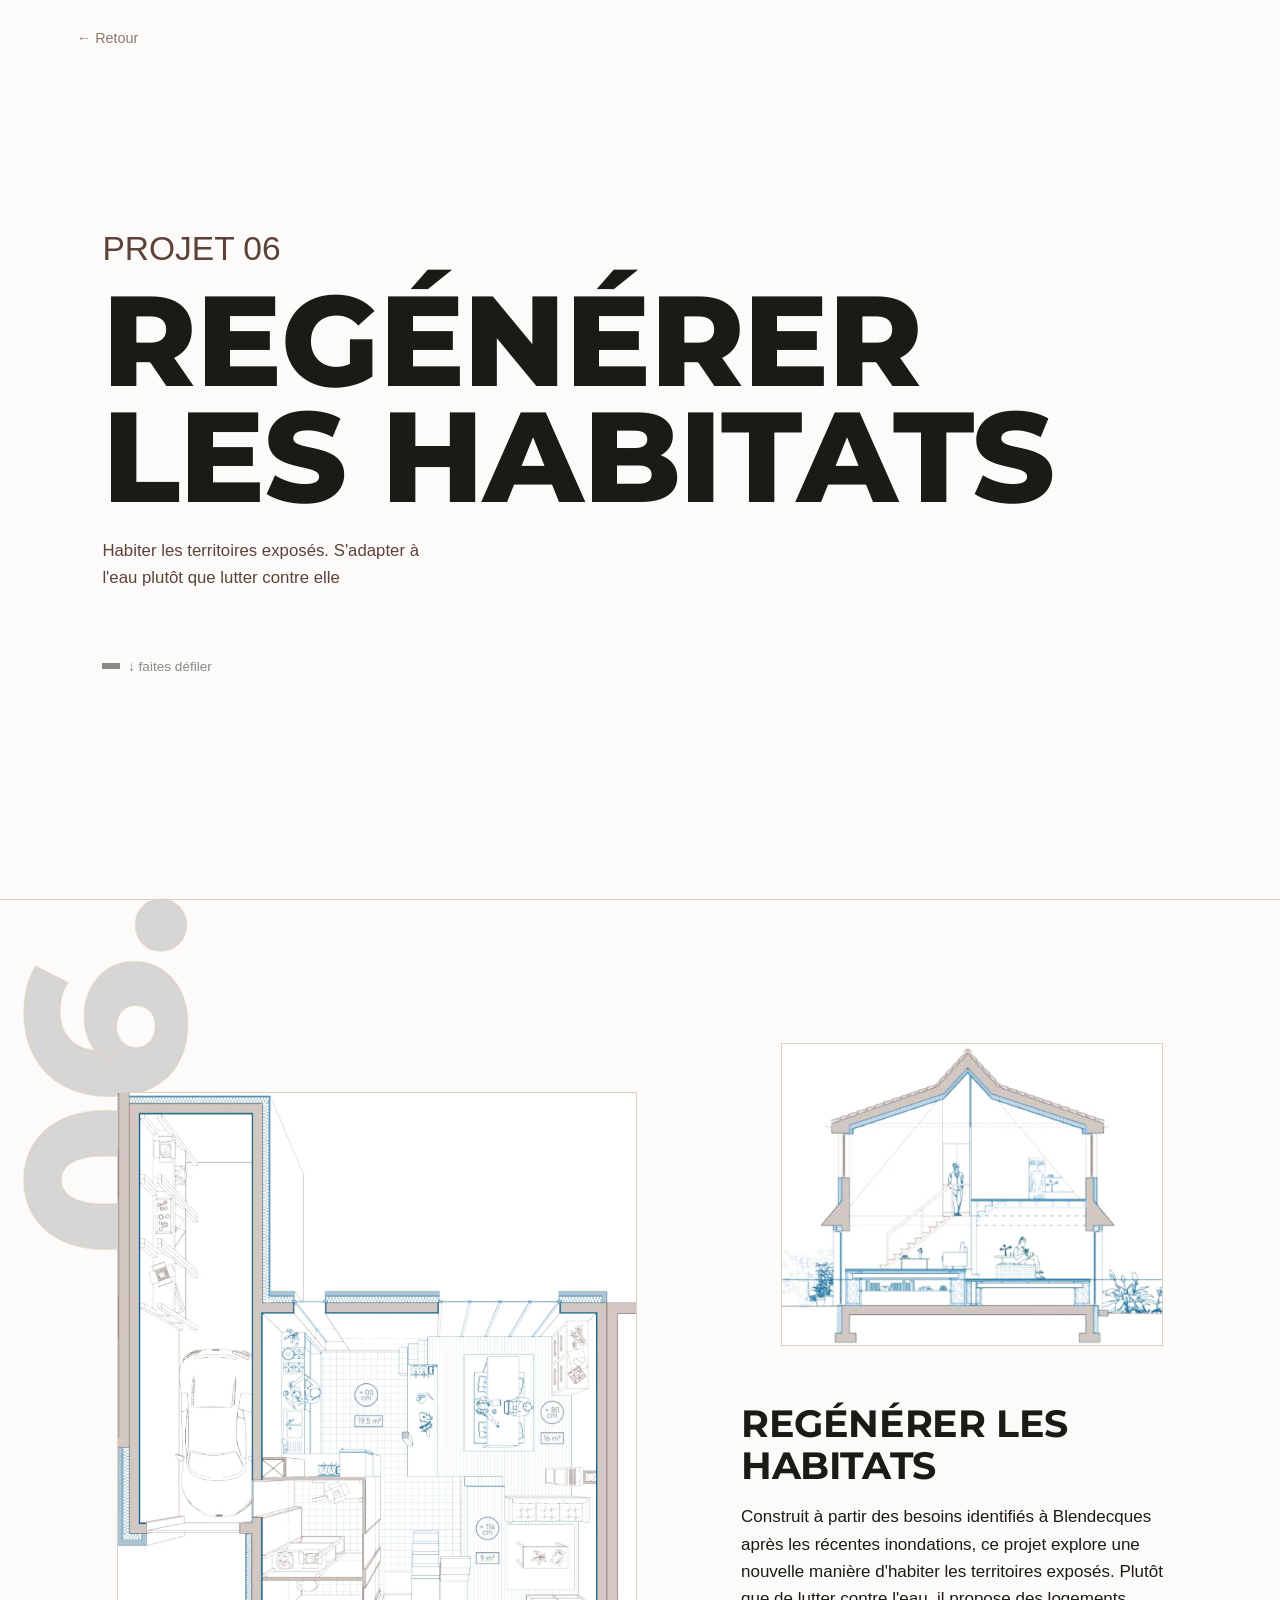
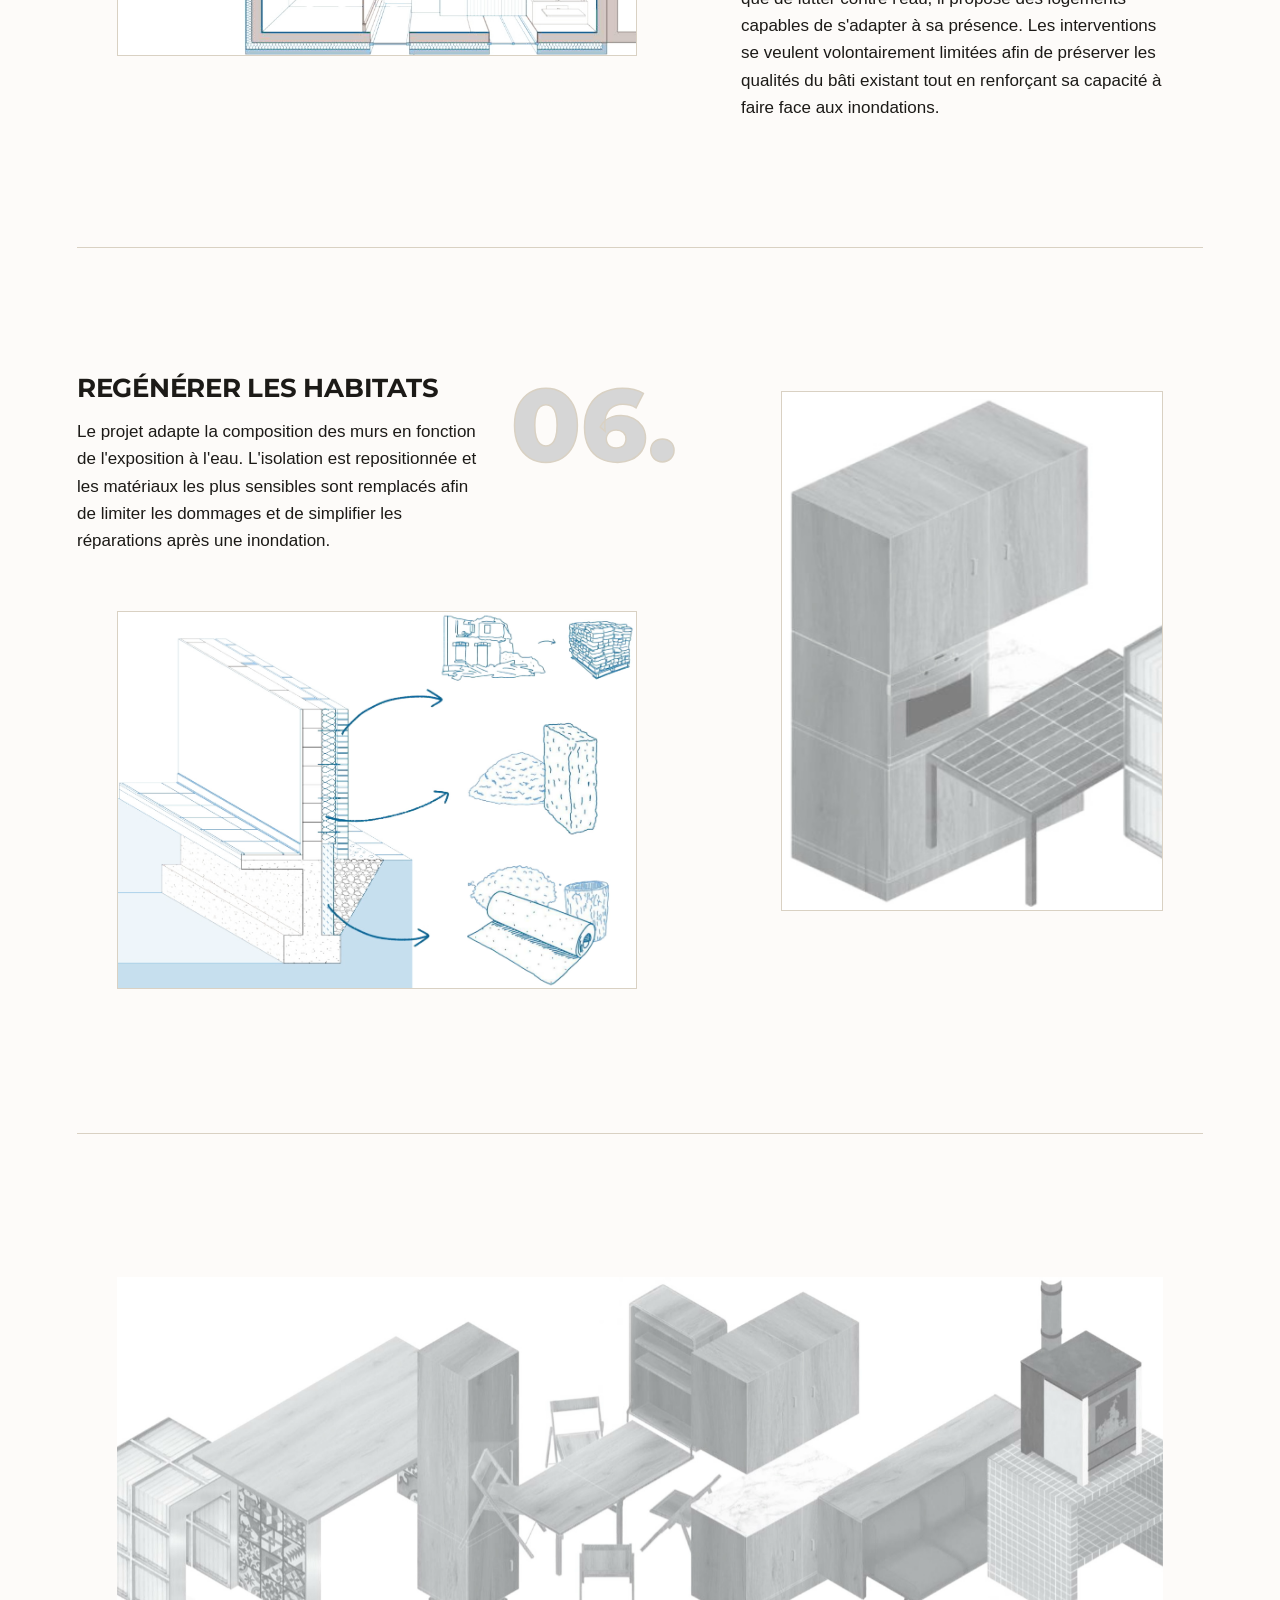
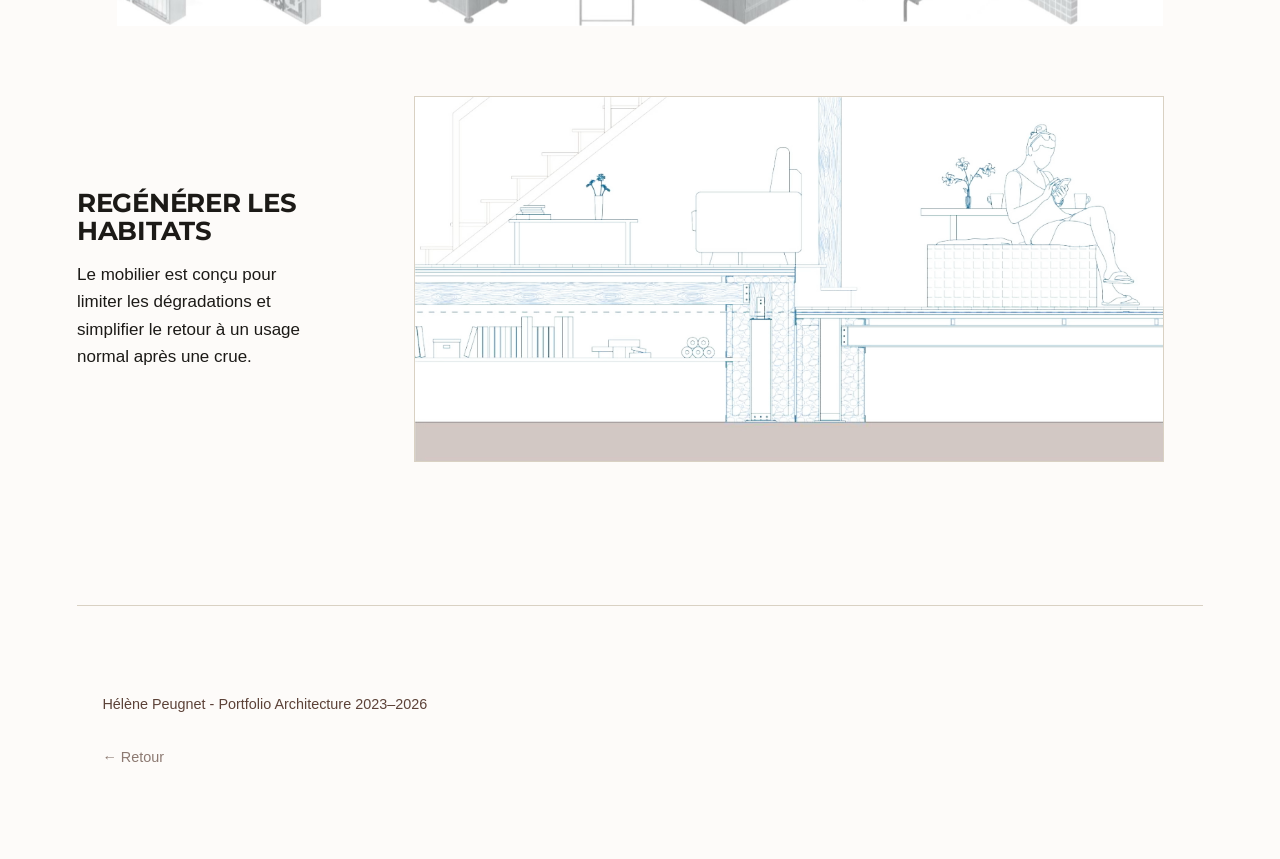
<file: docs/projet-06.html>
<!DOCTYPE html>
<html lang="fr">
<head>
<meta charset="UTF-8">
<meta name="viewport" content="width=device-width, initial-scale=1.0">
<title>Projet 06 - Portfolio Hélène Peugnet</title>
<link rel="stylesheet" href="style.css">
</head>
<body>

  <a class="back-link" href="index.html">← Retour</a>

  <header class="intro">
    <p class="intro__eyebrow">Projet 06</p>
    <h1 class="intro__title">Regénérer les habitats</h1>
    <p class="intro__meta">Habiter les territoires exposés. S'adapter à l'eau plutôt que lutter contre elle</p>
    <div class="intro__scroll"> ↓ faites défiler</div>
  </header>

  <main>

    <!-- ============ BLOC 1 — d'après la page 21 ============ -->
    <section class="block" id="bloc-1">
      <span class="block__number--corner reveal" aria-hidden="true">06.</span>

      <figure class="block__image block__image--large  reveal reveal--left">
        <img src="assets/p06-axo.avif">
      </figure>

      <div class="block__side">
        <figure class="block__image block__image--small  reveal reveal--right">
          <img src="assets/p06-coupe.avif">
        </figure>

        <div class="block__text reveal reveal--right">
          <h2>Regénérer les habitats</h2>
          <p>Construit à partir des besoins identifiés à Blendecques après les récentes inondations, ce projet explore une nouvelle manière d'habiter les territoires exposés. Plutôt que de lutter contre l'eau, il propose des logements capables de s'adapter à sa présence. Les interventions se veulent volontairement limitées afin de préserver les qualités du bâti existant tout en renforçant sa capacité à faire face aux inondations.</p>
        </div>
      </div>
    </section>

    <!-- ============ BLOC 2 — d'après la page 22 ============ -->
    <section class="block block--trio-rev" id="bloc-2">
      <div class="block__col reveal reveal--left">
        <div class="block__row--numeral" style="align-items: flex-start;">
          <div class="block__text">
            <h2 class="small">Regénérer les habitats</h2>
            <p>Le projet adapte la composition des murs en fonction de l'exposition à l'eau. L'isolation est repositionnée et les matériaux les plus sensibles sont remplacés afin de limiter les dommages et de simplifier les réparations après une inondation.</p>
          </div>

          <span class="block__number" aria-hidden="true">06.</span>
        </div>

        <figure class="block__image block__image--tall">
          <img src="assets/p06-details.avif">
        </figure>
      </div>

      <div class="block__col reveal reveal--right">
        <figure class="block__image ">
          <img src="assets/p06-meuble.avif">
        </figure>
      </div>
    </section>

    <!-- ============ BLOC 3 — d'après la page 23 ============ -->
         <section class="block block--stacked" id="bloc-2">
      <figure class="block__image block__image--strip reveal reveal--left">
        <img src="assets/p06-meubles.avif" alt="Quatre dispositifs de gestion des eaux de pluie : tamponnage, petite noue, noue, bassin sec">
      </figure>

      <div class="block__row"  style="grid-template-columns: 0.3fr 1fr;">
        <div class="block__text reveal reveal--left">
           <h2 class="small">Regénérer les habitats</h2>
          <p>Le mobilier est conçu pour limiter les dégradations et simplifier le retour à un usage normal après une crue.</p>
        </div>

        <figure class="block__image reveal reveal--right" style="gap:unset">
          <img src="assets/p06-coupe2.avif" alt="Coupe perspective d'un bâtiment réhabilité avec structure bois et jardin en contrebas">
        </figure>
      </div>
    </section>



  </main>

  <footer class="outro">
    <p>Hélène Peugnet - Portfolio Architecture 2023–2026</p>
    <a class="back-link" href="index.html#projects">← Retour</a>
  </footer>

  <script src="script.js"></script>
</body>
</html>
</file>
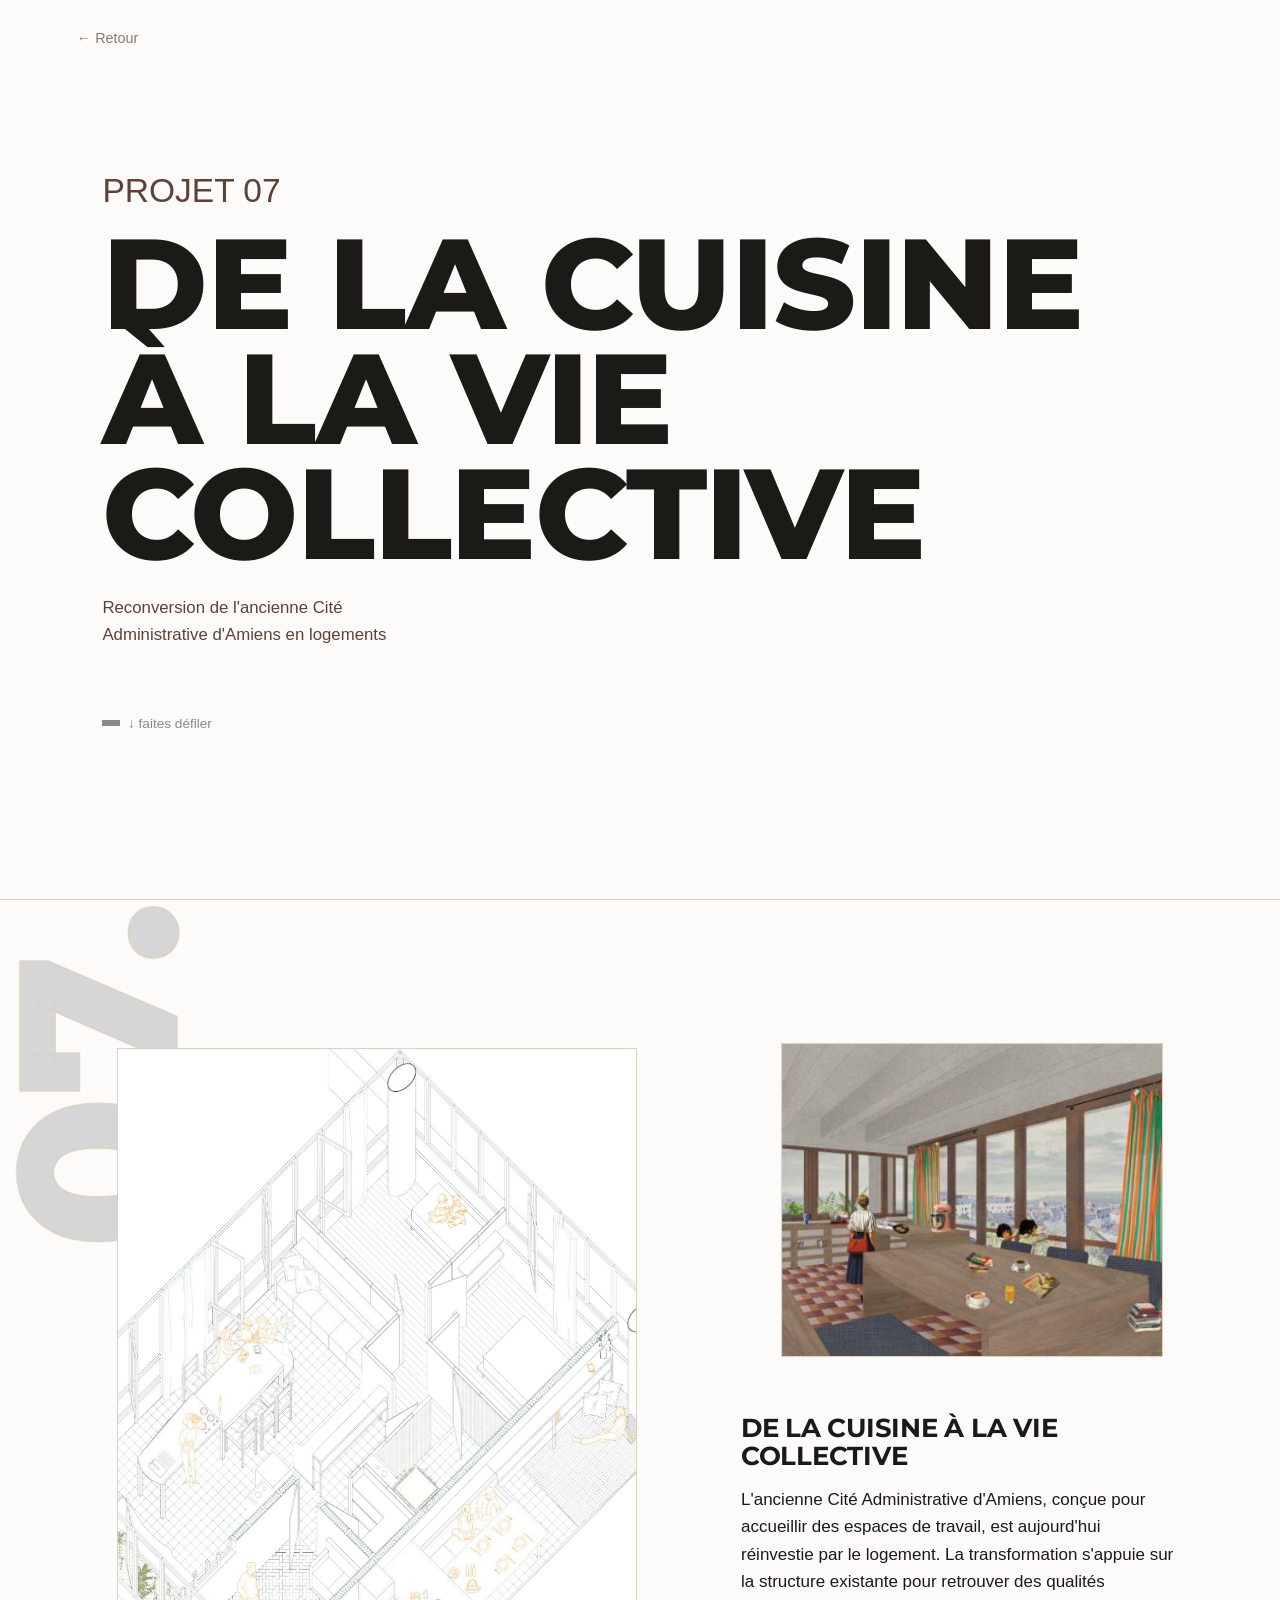
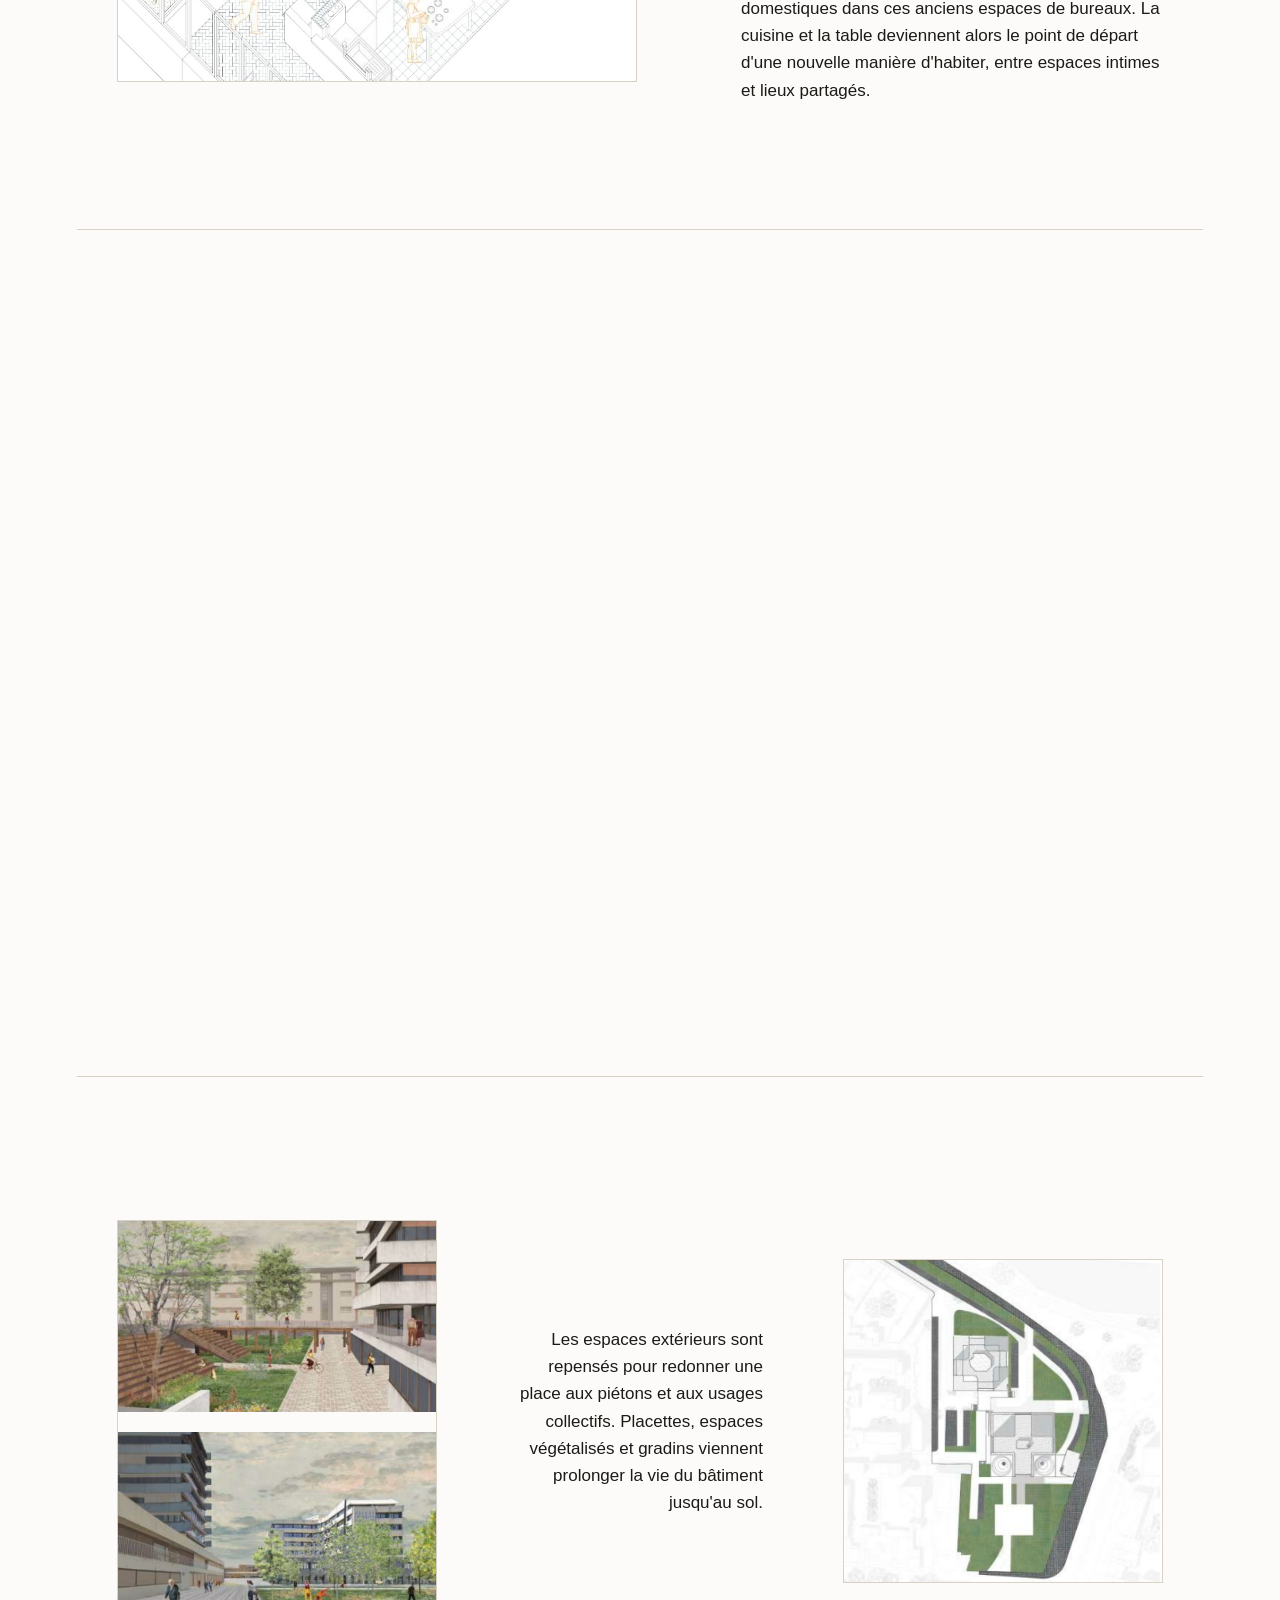
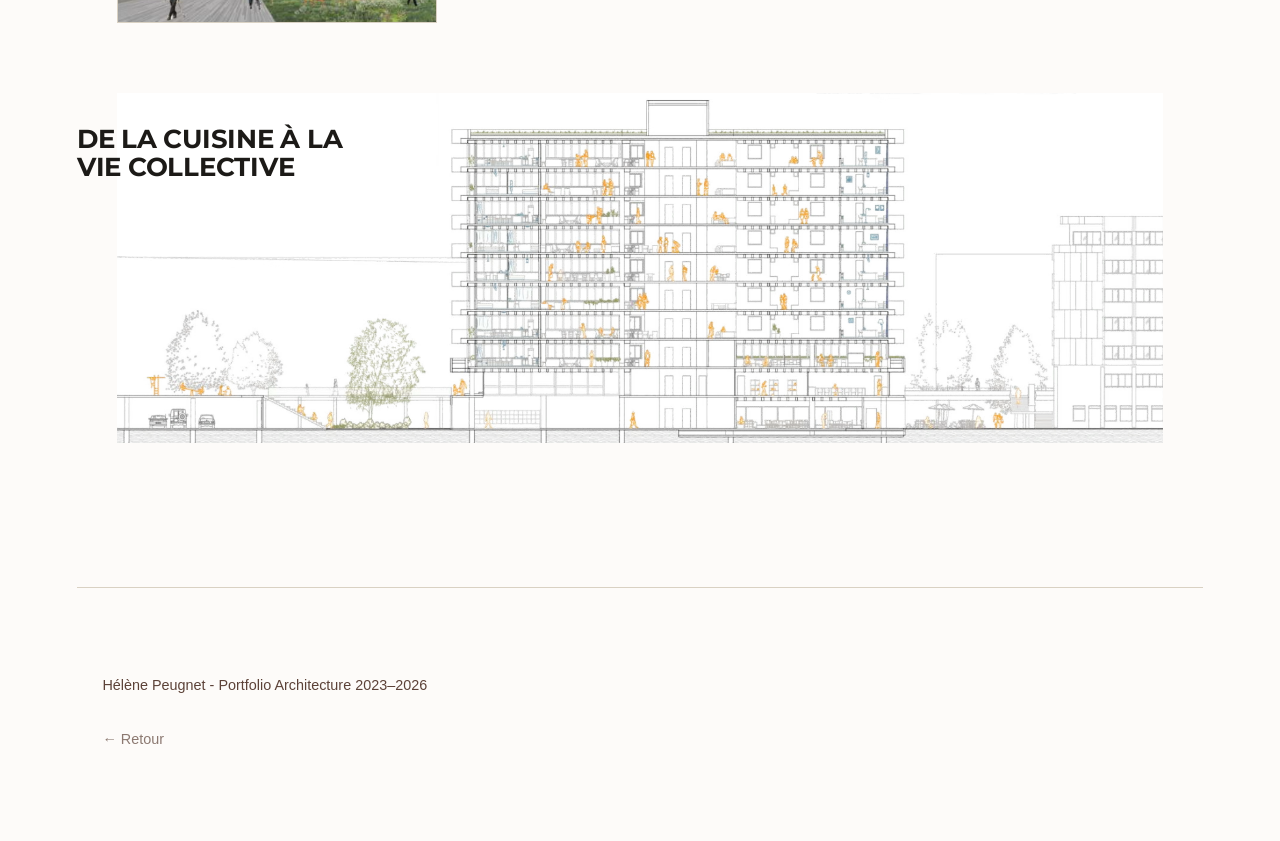
<file: docs/projet-07.html>
<!DOCTYPE html>
<html lang="fr">
<head>
<meta charset="UTF-8">
<meta name="viewport" content="width=device-width, initial-scale=1.0">
<title>Projet 07 - Portfolio Hélène Peugnet</title>
<link rel="stylesheet" href="style.css">
</head>
<body>

  <a class="back-link" href="index.html">← Retour</a>

  <header class="intro">
    <p class="intro__eyebrow">Projet 07</p>
    <h1 class="intro__title">De la cuisine à la vie collective</h1>
    <p class="intro__meta">Reconversion de l'ancienne Cité Administrative d'Amiens en logements</p>
    <div class="intro__scroll"> ↓ faites défiler</div>
  </header>

  <main>

    <!-- ============ BLOC 1 — d'après la page 25 ============ -->
    <section class="block" id="bloc-1">
      <span class="block__number--corner reveal" aria-hidden="true">07.</span>

      <figure class="block__image block__image--large  reveal reveal--left">
        <img src="assets/p07-axo.avif">
      </figure>

      <div class="block__side">
        <figure class="block__image block__image--small  reveal reveal--right">
          <img src="assets/p07-collage.avif">
        </figure>

        <div class="block__text reveal reveal--right">
          <h2 class="small">De la cuisine à la vie collective</h2>
          <p>L'ancienne Cité Administrative d'Amiens, conçue pour accueillir des espaces de travail, est aujourd'hui réinvestie par le logement. La transformation s'appuie sur la structure existante pour retrouver des qualités domestiques dans ces anciens espaces de bureaux. La cuisine et la table deviennent alors le point de départ d'une nouvelle manière d'habiter, entre espaces intimes et lieux partagés.</p>
        </div>
      </div>
    </section>

    <!-- ============ BLOC 2 — d'après la page 26 ============ -->
    <section class="block block--trio" id="bloc-2">
      <div class="block__col reveal reveal--left">
        <figure class="block__image ">
          <img src="assets/p07-plan.avif">
        </figure>

        <span class="block__number--corner block__number--corner--low reveal" aria-hidden="true">07.</span>
      </div>

      <div class="block__col reveal reveal--right">
        <div class="block__text align-right">
          <h2 class="small">De la cuisine à la vie collective</h2>
          <p style="max-width:unset">Les coursives existantes sont transformées en espaces tampons non chauffés, prenant la forme de serres habitées. Elles prolongent les logements vers l'extérieur tout en participant au confort thermique du bâtiment.</p>
        </div>

        <figure class="block__image block__image--tall ">
          <img src="assets/p07-colla2.avif">
        </figure>
      </div>
    </section>

    <!-- ============ BLOC 3 — d'après la page 27 ============ -->
    <section class="block block--stacked" id="bloc-3">
      <div class="block__row--triple">
        <figure class="block__image block__image--tall reveal reveal--left">
          <img src="assets/p07-colla3.avif">
        </figure>

        <div class="block__text align-right">
          <p>Les espaces extérieurs sont repensés pour redonner une place aux piétons et aux usages collectifs. Placettes, espaces végétalisés et gradins viennent prolonger la vie du bâtiment jusqu'au sol.</p>
        </div>

        <figure class="block__image  reveal reveal--right">
          <img src="assets/p07-plan2.avif">
        </figure>
      </div>

      <div class="block__overlay reveal reveal--up">
        <figure class="block__image block__image--strip ">
          <img src="assets/p07-elev.avif">
        </figure>

        <div class="block__text" style="max-width:300px">
          <h2 class="small">De la cuisine à la vie collective</h2>
        </div>
      </div>
    </section>

  </main>

  <footer class="outro">
    <p>Hélène Peugnet - Portfolio Architecture 2023–2026</p>
    <a class="back-link" href="index.html#projects">← Retour</a>
  </footer>

  <script src="script.js"></script>
</body>
</html>
</file>
<file: docs/style.css>
@import url('https://fonts.googleapis.com/css2?family=Montserrat:ital,wght@0,100..900;1,100..900&display=swap');

:root {
  --paper:      #fdfbf9;
  --paper-dim:  #efe9df;
  --ink:        #1c1a17;
  --mauve:      #8a6a5c;
  --mauve-dark: #5c4238;
  --sage:       #7c8a6e;
  --line:       #d9d1c3;
  --number:     #d6d6d6;
  --font-display: "Montserrat", sans-serif;
  --font-body:    "Work Sans", sans-serif;
}


* { box-sizing: border-box; }

html {
  scroll-behavior: smooth;
}

body {
  margin: 0;
  background: var(--paper);
  color: var(--ink);
  font-family: var(--font-body);
  font-size: 17px;
  line-height: 1.6;
}

img {
  display: block;
  max-width: 100%;
  height: auto;
}

/* ---------- En-tête de projet ---------- */
.intro {
  min-height: 100svh;
  display: flex;
  flex-direction: column;
  align-items: flex-start;
  justify-content: center;
  padding: 8vh 8vw;
  border-bottom: 1px solid var(--line);
}

.intro__eyebrow {
  font-family: var(--font-body);
  font-size:  clamp(0.95rem, 5vw, 2.095rem);
  text-transform: uppercase;
  color: var(--mauve-dark);
  margin: 0 0 0.5rem;
}

.intro__title {
  font-family: var(--font-display);
  font-weight: 800;
  font-size: clamp(3.5rem, 10vw, 8.5rem);
  text-transform: uppercase;
  line-height: 0.9;
  letter-spacing: -0.01em;
  margin: 0;
  color: var(--ink);
}

.intro__meta {
  max-width: 34ch;
  margin: 1.5rem 0 0;
  color: var(--mauve-dark);
  font-size: 1.05rem;
}

.intro__scroll {
  margin-top: 4rem;
  font-size: 0.85rem;
  color: var(--ink);
  opacity: 0.5;
  padding-left: 1.6rem;
  position: relative;
}

.intro__scroll::before {
  content: "";
  position: absolute;
  left: 0;
  top: 0.54em;
  width: 1.1rem;
  height: 6px;
  background: currentColor;
}

/* ---------- Structure générale des blocs ---------- */
main {
  max-width: 1400px;
  margin: 0 auto;
  padding: 0 6vw;
}

.block {
  position: relative;
  padding: 14vh 0;
  display: grid;
  grid-template-columns: 1.3fr 1fr;
  gap: 4rem;
  align-items: center;
  border-bottom: 1px solid var(--line);
}

.block--stacked {
  display: block;
}

.block__row {
  display: grid;
  grid-template-columns: 1fr 1fr;
  gap: 3rem;
  align-items: center;
  margin-top: 6vh;
}

.block__row--end {
  align-items: start;
}

.block__side {
  display: flex;
  flex-direction: column;
  gap: 2.5rem;
}

/* Bloc 2 (projet 02) : image verticale à gauche, image + texte empilés à droite */
.block--dual {
  grid-template-columns: 0.85fr 1.15fr;
  align-items: stretch;
}

.block__col {
  display: flex;
  flex-direction: column;
  gap: 2.5rem;
}

/* Image qui occupe toute la hauteur disponible, que ce soit un item de grille étirée (.block--*) ou un enfant flex (.block__col) */
.block__image--tall {
  flex: 1;
  height: 100%;
}

.block__image--tall img {
  height: 100%;
  object-fit: cover;
}

/* Bloc 3 (projet 02) : titre + image verticale à gauche, image large + (numéro/image) à droite */
.block--trio {
  grid-template-columns: 0.6fr 1.4fr;
  align-items: stretch;
}

/* Bloc 3 (projet 03) : titre + numéro puis image à gauche, deux images empilées à droite */
.block--trio-rev {
  align-items: stretch;
}

.block__row--numeral {
  display: flex;
  align-items: flex-end;
  gap: 2rem;
}

.block__row--numeral .block__image {
  flex: 1;
}

/* Bloc 3 (projet 07) : image + texte + image alignés sur une même ligne */
.block__row--triple {
  display: flex;
  align-items: center;
  gap: 2.5rem;
}

.block__row--triple .block__image {
  flex: 1;
}

.block__row--triple .block__text {
  flex: 0 1 26ch;
}

/* Titre superposé en haut à gauche d'une image pleine largeur */
.block__overlay {
  position: relative;
  margin-top: 6vh;
}

.block__overlay .block__text {
  position: absolute;
  top: 2rem;
  left: 0;
  z-index: 1;
  margin: 0;
}

/* ---------- Images ---------- */
.block__image img {
  width: 100%;
  border: 1px solid var(--line);
}

.block__image--strip img,
.block__image--wide img {
  border: none;
}

/* Bloc 3 : image de coupe en arrière-plan, en débord plein écran */
.block__feature-wrap {
  grid-column: 1 / -1;
  grid-row: 1;
  position: relative;
  width: 100vw;
  margin-left: calc(50% - 50vw);
  aspect-ratio: 1796 / 627;
  overflow: hidden;
}

.block__feature-bg {
  position: absolute;
  inset: 0;
  background-image: url('assets/p01-coupe.avif');
  background-size: cover;
  background-position: center;
}

.block__row--feature .block__text {
  grid-column: 2;
  grid-row: 1;
  position: relative;
  z-index: 1;
  align-self: start;
  justify-self: end;
  margin-top: 8vh;
}

/* ---------- Textes ---------- */
.block__text h2,
.intro__title {
  font-family: var(--font-display);
}

.block__text h2 {
  font-weight: 700;
  font-size: clamp(1.8rem, 3vw, 2.6rem);
  margin: 0 0 1rem;
  letter-spacing: -0.01em;
  line-height: 1.1;/* interligne */
  text-transform: uppercase;
}

.block__text .small {
  font-size: clamp(1.6rem, 2vw, 2.1rem);
}

.block__text p {
  margin: 0;
  max-width: 46ch;
  color: var(--ink);
}

.block__text--tight p {
  max-width: 34ch;
  font-size: 1.15rem;
  color: var(--mauve-dark);
}

.align-right {
   text-align: right;
}

.block__number {
  display: block;
  font-family: var(--font-display);
  font-weight: 800;
  font-size: clamp(4rem, 8vw, 7rem);
  color: var(--number);
  -webkit-text-stroke: 1.5px var(--line);
  line-height: 1;
  margin-bottom: 1rem;
}

/* Numéro géant en biais (90°), ancré tout à gauche et en arrière-plan du Bloc 1 */
.block__number--corner {
  position: absolute;
  top: 5rem;
  left: -12vw;
  z-index: -1;
  display: block;
  font-family: var(--font-display);
  font-weight: 800;
  font-size: clamp(7rem, 22vw, 14rem);
  line-height: 0.85;
  color: var(--number);
  -webkit-text-stroke: 1.5px var(--line);
  margin: 0;
  pointer-events: none;
  transform-origin: center center;
}

/* Variante : numéro ancré en bas du bloc plutôt qu'en haut */
.block__number--corner--low {
  top: auto;
  bottom: 2rem;
}

/* ---------- Lien retour (pages projet) ---------- */
.back-link {
  position: absolute;
  top: 3vh;
  left: 6vw;
  z-index: 1;
  color: var(--mauve-dark);
  font-family: var(--font-body);
  font-size: 0.9rem;
  text-decoration: none;
  opacity: 0.7;
  transition: opacity 0.3s ease;
}

.back-link:hover {
  opacity: 1;
}

/* ---------- Grille de projets (accueil) ---------- */
.projects {
  padding: 10vh 0 14vh;
  display: grid;
  grid-template-columns: repeat(4, 1fr);
  gap: 3.5rem 2.5rem;
}

.card-spacer {
  display: block;
}

.card {
  display: flex;
  flex-direction: column;
  color: inherit;
  text-decoration: none;
  transition: transform 0.5s ease, opacity 0.5s ease;
}

.card:hover {
  transform: translateY(-0.4rem);
}

.card__media {
  margin: 0;
  aspect-ratio: 4 / 3;
  overflow: hidden;
  border: 1px solid var(--line);
}

.card__media img {
  width: 100%;
  height: 100%;
  object-fit: cover;
  transition: transform 0.6s ease;
}

.card:hover .card__media img {
  transform: scale(1.04);
}

.card__media--placeholder {
  display: flex;
  align-items: center;
  justify-content: center;
  background: var(--paper-dim);
  border: 1px dashed var(--line);
  color: var(--mauve-dark);
  font-size: 0.9rem;
}

.card__body {
  padding-top: 1.2rem;
}

.card__number {
  display: block;
  font-family: var(--font-display);
  font-weight: 800;
  font-size: 1.1rem;
  color: var(--number);
  margin-bottom: 0.3rem;
  
}

.card__title {
  font-family: var(--font-display);
  font-weight: 700;
  font-size: clamp(1.4rem, 2.4vw, 0.9rem);
  margin: 0 0 0.4rem;
  letter-spacing: -0.01em;
  line-height: 1.1;
  text-transform: uppercase;
}

.card__desc {
  margin: 0;
  max-width: 40ch;
  color: var(--mauve-dark);
  font-size: 0.98rem;
}

/* ---------- Emplacements image en attente (pages projet placeholder) ---------- */
.placeholder-media {
  display: flex;
  align-items: center;
  justify-content: center;
  min-height: 220px;
  background: var(--paper-dim);
  border: 1px dashed var(--line) !important;
  color: var(--mauve-dark);
  font-size: 0.9rem;
}

.placeholder-media img {
  display: none;
}

/* ---------- Pied de page ---------- */
.outro {
  padding: 8vh 8vw 10vh;
  color: var(--mauve-dark);
  font-size: 0.9rem;
}

.outro .back-link {
  position: static;
  display: inline-block;
  margin-top: 1rem;
}

/* ==========================================================================
   Animation au scroll : fondu + glissement depuis la gauche ou la droite.
   La classe .is-visible est ajoutée par script.js via IntersectionObserver.
   ========================================================================== */
.reveal {
  opacity: 0;
  transition: opacity 0.9s ease, transform 0.9s ease;
  will-change: transform, opacity;
}

.reveal--left  { transform: translateX(-4.5rem); }
.reveal--right { transform: translateX(4.5rem); }
.reveal--up    { transform: translateY(4rem); }

.reveal.is-visible {
  opacity: 1;
  transform: translateX(0);
}

.reveal.reveal--up.is-visible {
  transform: translateY(0);
}

/* Le numéro en biais garde son inclinaison tout en glissant vers sa position,
   avec une seconde de retard sur les autres animations du bloc */
.reveal.block__number--corner {
  transform: translateX(-4.5rem) rotate(-90deg);
  transition-delay: 0.2s;
}

.reveal.block__number--corner.is-visible {
  transform: translateX(0) rotate(-90deg);
}

@media (prefers-reduced-motion: reduce) {
  .reveal {
    transition: opacity 0.4s ease;
    transform: none !important;
  }

  .reveal.block__number--corner {
    transform: rotate(-90deg) !important;
  }
}

/* ---------- Responsive ---------- */
@media (max-width: 1200px) and (min-width: 861px) {
  .projects {
    grid-template-columns: repeat(2, 1fr);
  }

  .card-spacer {
    display: none;
  }
}

@media (max-width: 860px) {
  .block {
    grid-template-columns: 1fr;
    gap: 2.5rem;
    padding: 8vh 0;
  }

  .block__row {
    grid-template-columns: 1fr;
    gap: 2rem;
  }

  .block__row--numeral {
    flex-direction: column;
    align-items: flex-start;
  }

  .block__row--triple {
    flex-direction: column;
    align-items: stretch;
  }

  .block__row--triple .block__text {
    flex-basis: auto;
  }

  .block__feature-wrap,
  .block__row--feature .block__text {
    grid-column: 1;
    grid-row: auto;
  }

  .block__number--corner {
    top: 7rem;
    left: -4vw;
    font-size: clamp(5rem, 26vw, 8rem);
  }

  .intro {
    padding: 10vh 6vw;
  }

  .projects {
    grid-template-columns: 1fr;
    gap: 2.5rem;
    padding: 6vh 0 10vh;
  }

  .card-spacer {
    display: none;
  }

  .back-link {
    top: 2vh;
    left: 5vw;
  }
}
</file>
